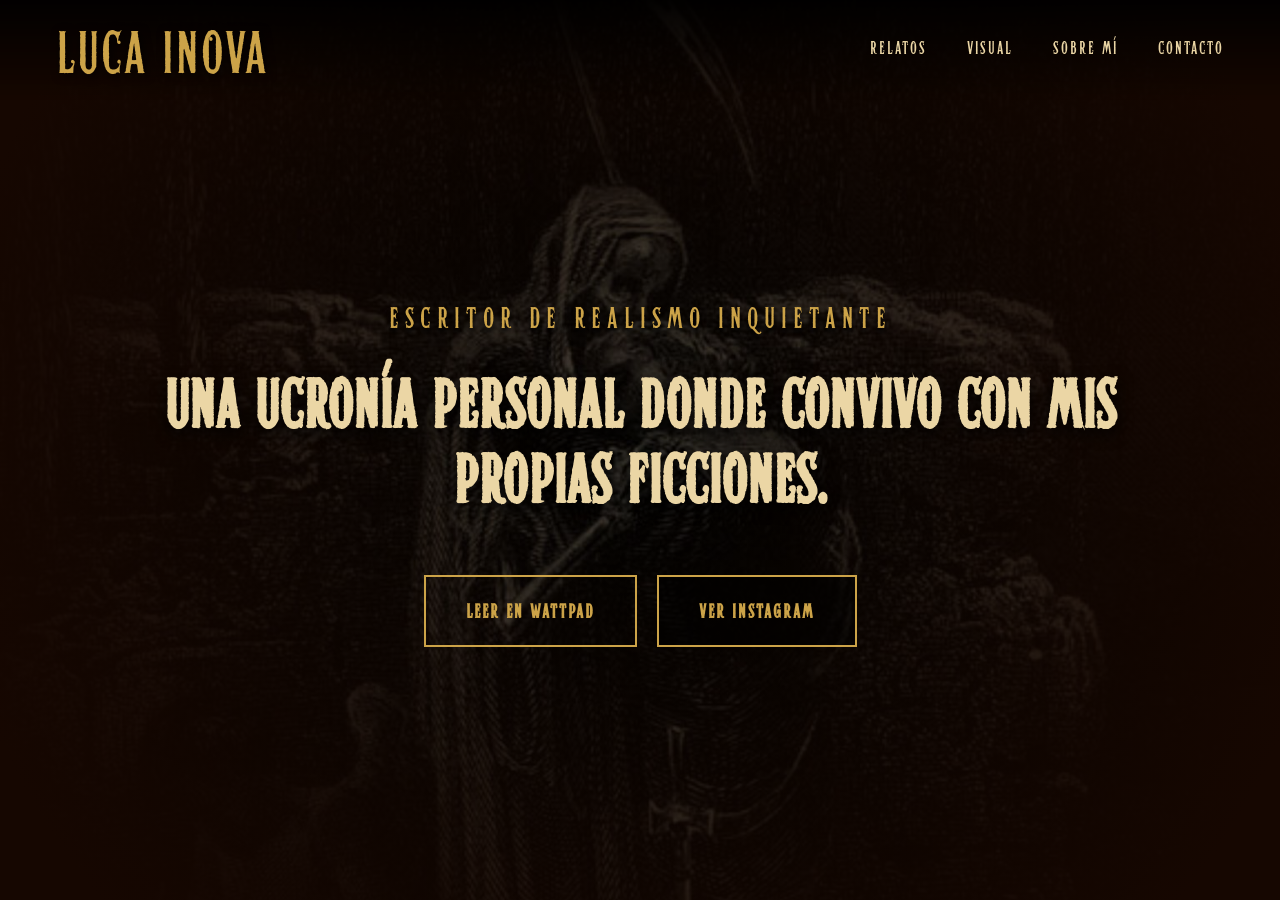
<file: index.html>
<!DOCTYPE html>
<html lang="es">

<head>
  <meta charset="UTF-8" />
  <meta name="viewport" content="width=device-width, initial-scale=1.0" />
  <meta name="description"
    content="Luca Inova - Escritor de realismo inquietante. Una ucronía personal donde convivo con mis propias ficciones. Córdoba, Argentina." />
  <title>Luca Inova | Narrativa Oscura</title>
  <!-- 1. CARGA DE FUENTES DE ALTA VELOCIDAD -->
  <link rel="preconnect" href="https://fonts.googleapis.com">
  <link rel="preconnect" href="https://fonts.gstatic.com" crossorigin>
  <!-- SOLUCIÓN: Cargamos New Rocker aquí. display=block evita el parpadeo de fuente fea -->
  <link href="https://fonts.googleapis.com/css2?family=New+Rocker&display=block" rel="stylesheet">
  <link rel="stylesheet" href="css/core/global.css">
  <link rel="stylesheet" href="css/core/animations.css">
  <link rel="stylesheet" href="css/pages/home.css">

  <!-- 4. ANTI-PARPADEO VISUAL OPTIMIZADO -->
  <style>
    /* Aplicamos el hidden a una clase .reveal, o al 'main' y 'header' 
       directamente, NO al body, para no romper el fixed background */

    /* OPCIÓN A: Si usas la estructura body > main, ocultamos solo main y header */
    body>header,
    body>main {
      opacity: 0;
      transition: opacity 0.5s ease;
    }

    /* El estado cargado se añade por JS */
    body.loaded>header,
    body.loaded>main {
      opacity: 1;
    }
  </style>
</head>

<body>
  <header class="site-header">
    <div class="container nav-flex">
      <a href="index.html" class="logo">LUCA INOVA</a>
      <button class="mobile-menu-btn" aria-label="Alternar menú de navegación">
        <span class="bar"></span>
        <span class="bar"></span>
        <span class="bar"></span>
      </button>

      <nav class="nav-links">
        <a href="obras.html">Relatos</a>
        <a href="visual.html">Visual</a>
        <a href="sobre_mi.html">Sobre mí</a>
        <a href="contacto.html">Contacto</a>
      </nav>
      <div class="mobile-nav-overlay"></div>
    </div>
  </header>

  <main>
    <section id="hero" class="hero">

      <div class="hero-bg-wrapper">
        <picture>
          <source media="(min-width: 768px)" srcset="assets/images/hero-bg-desktop.jpg" />
          <img src="assets/images/hero-bg-mobile.jpg" alt="Atmósfera oscura - Bosque Desolado" />
        </picture>
      </div>

      <div class="hero-overlay"></div>

      <div class="container hero-content">
        <span class="hero-subtitle animate-fade-up delay-1">
          Escritor de realismo inquietante
        </span>
        <h1 class="hero-title animate-fade-up delay-2">
          Una ucronía personal donde convivo con mis propias ficciones.
        </h1>
        <div class="hero-buttons animate-fade-up delay-3">
          <a href="https://www.wattpad.com/user/lucainova" target="_blank" rel="noopener" class="btn btn--primary">
            Leer en Wattpad
          </a>
          <a href="https://www.instagram.com/lucainova/" target="_blank" rel="noopener" class="btn btn--secondary">
            Ver Instagram
          </a>
        </div>
      </div>
    </section>
  </main>

  <script src="js/main.js" defer></script>
</body>

</html>
</file>
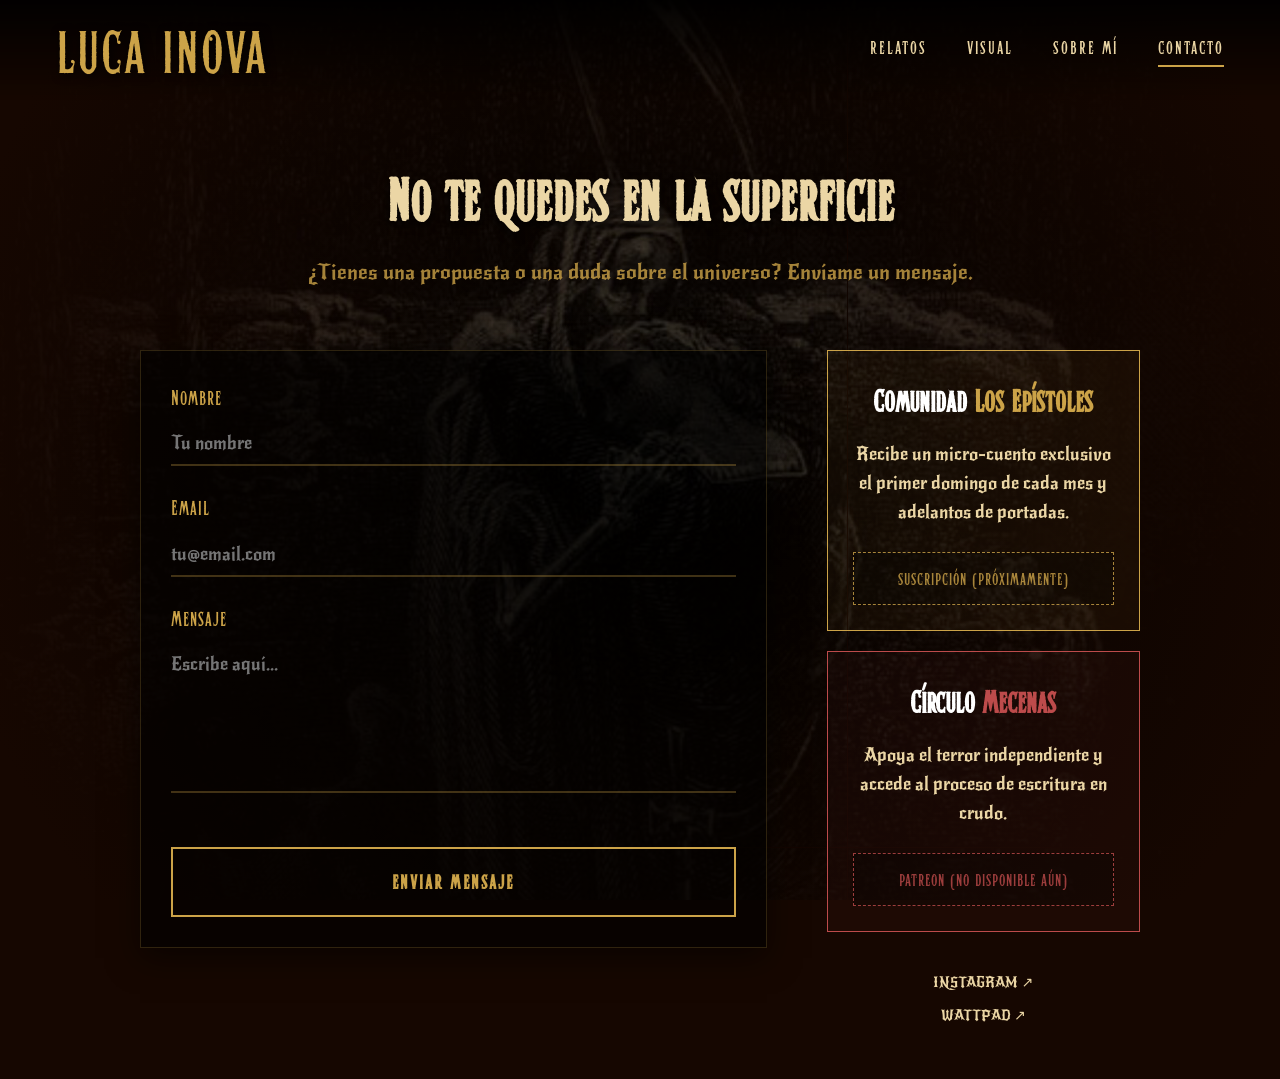
<file: contacto.html>
<!DOCTYPE html>
<html lang="es">

<head>
    <meta charset="UTF-8">
    <meta name="viewport" content="width=device-width, initial-scale=1.0">
    <meta name="description" content="Contacta con Luca Inova. Colaboraciones, prensa y comunidad Los Epístoles.">
    <title>Contacto | Luca Inova</title>
    <!-- 1. CARGA DE FUENTES DE ALTA VELOCIDAD -->
    <link rel="preconnect" href="https://fonts.googleapis.com">
    <link rel="preconnect" href="https://fonts.gstatic.com" crossorigin>
    <!-- SOLUCIÓN: Cargamos New Rocker aquí. display=block evita el parpadeo de fuente fea -->
    <link href="https://fonts.googleapis.com/css2?family=New+Rocker&display=block" rel="stylesheet">
    <!-- 4. ANTI-PARPADEO VISUAL OPTIMIZADO -->
    <style>
        /* Aplicamos el hidden a una clase .reveal, o al 'main' y 'header' 
       directamente, NO al body, para no romper el fixed background */

        /* OPCIÓN A: Si usas la estructura body > main, ocultamos solo main y header */
        body>header,
        body>main {
            opacity: 0;
            transition: opacity 0.5s ease;
        }

        /* El estado cargado se añade por JS */
        body.loaded>header,
        body.loaded>main {
            opacity: 1;
        }
    </style>
    <!-- CORE CSS -->
    <link rel="stylesheet" href="css/core/global.css">
    <link rel="stylesheet" href="css/core/animations.css">

    <!-- PAGE CSS -->
    <link rel="stylesheet" href="css/pages/contacto.css">
</head>

<body>

    <header class="site-header">
        <div class="container nav-flex">
            <!-- Logo -->
            <a href="index.html" class="logo">LUCA INOVA</a>

            <!-- Móvil -->
            <button class="mobile-menu-btn" aria-label="Menú">
                <span class="bar"></span>
                <span class="bar"></span>
                <span class="bar"></span>
            </button>

            <!-- Navegación -->
            <nav class="nav-links">
                <a href="obras.html">Relatos</a>
                <a href="visual.html">Visual</a>
                <a href="sobre_mi.html">Sobre mí</a>
                <!-- ACTIVO -->
                <a href="contacto.html" class="current-page">Contacto</a>
            </nav>
            <div class="mobile-nav-overlay"></div>
        </div>
    </header>

    <main>
        <!-- Background System (Fixed) -->
        <div class="hero-bg-wrapper">
            <picture>
                <source media="(min-width: 768px)" srcset="assets/images/hero-bg-desktop.jpg" />
                <img src="assets/images/hero-bg-mobile.jpg" alt="Atmósfera oscura" />
            </picture>
        </div>
        <div class="hero-overlay"></div>

        <section class="container contact-section animate-fade-up">

            <div class="contact-header">
                <h1 class="page-title">No te quedes en la superficie</h1>
                <p class="intro-text">¿Tienes una propuesta o una duda sobre el universo? Envíame un mensaje.</p>
            </div>

            <div class="form-wrapper">

                <!-- COLUMNA IZQUIERDA: FORMULARIO -->
                <form action="https://www.youtube.com/watch?v=dQw4w9WgXcQ" method="POST" class="noir-form">

                    <div class="input-group">
                        <label for="name">Nombre</label>
                        <input type="text" id="name" name="name" required placeholder="Tu nombre">
                    </div>

                    <div class="input-group">
                        <label for="email">Email</label>
                        <input type="email" id="email" name="email" required placeholder="tu@email.com">
                    </div>

                    <div class="input-group">
                        <label for="message">Mensaje</label>
                        <textarea id="message" name="message" required placeholder="Escribe aquí..."></textarea>
                    </div>

                    <button type="submit" class="btn btn--primary full-width">Enviar Mensaje</button>
                </form>

                <!-- COLUMNA DERECHA: SIDEBAR DE COMUNIDAD -->
                <aside class="sidebar-wrapper">

                    <!-- 1. BLOQUE NEWSLETTER -->
                    <div class="newsletter-block">
                        <h3>Comunidad <span class="gold">Los Epístoles</span></h3>
                        <p>Recibe un micro-cuento exclusivo el primer domingo de cada mes y adelantos de portadas.</p>

                        <div class="newsletter-cta">
                            <span class="mock-btn gold-border">Suscripción (Próximamente)</span>
                        </div>
                    </div>

                    <!-- 2. BLOQUE PATREON (Mecenas) -->
                    <div class="newsletter-block patreon-block">
                        <h3>Círculo <span class="red-tone">Mecenas</span></h3>
                        <p>Apoya el terror independiente y accede al proceso de escritura en crudo.</p>

                        <div class="newsletter-cta">
                            <span class="mock-btn red-border">Patreon (No disponible aún)</span>
                        </div>
                    </div>

                    <!-- SOCIAL FOOTER -->
                    <div class="social-links-footer">
                        <a href="https://instagram.com/lucainova" target="_blank">Instagram ↗</a>
                        <a href="https://wattpad.com/user/lucainova" target="_blank">Wattpad ↗</a>
                    </div>

                </aside>

            </div>

        </section>
    </main>

    <script src="js/main.js" defer></script>
</body>

</html>
</file>
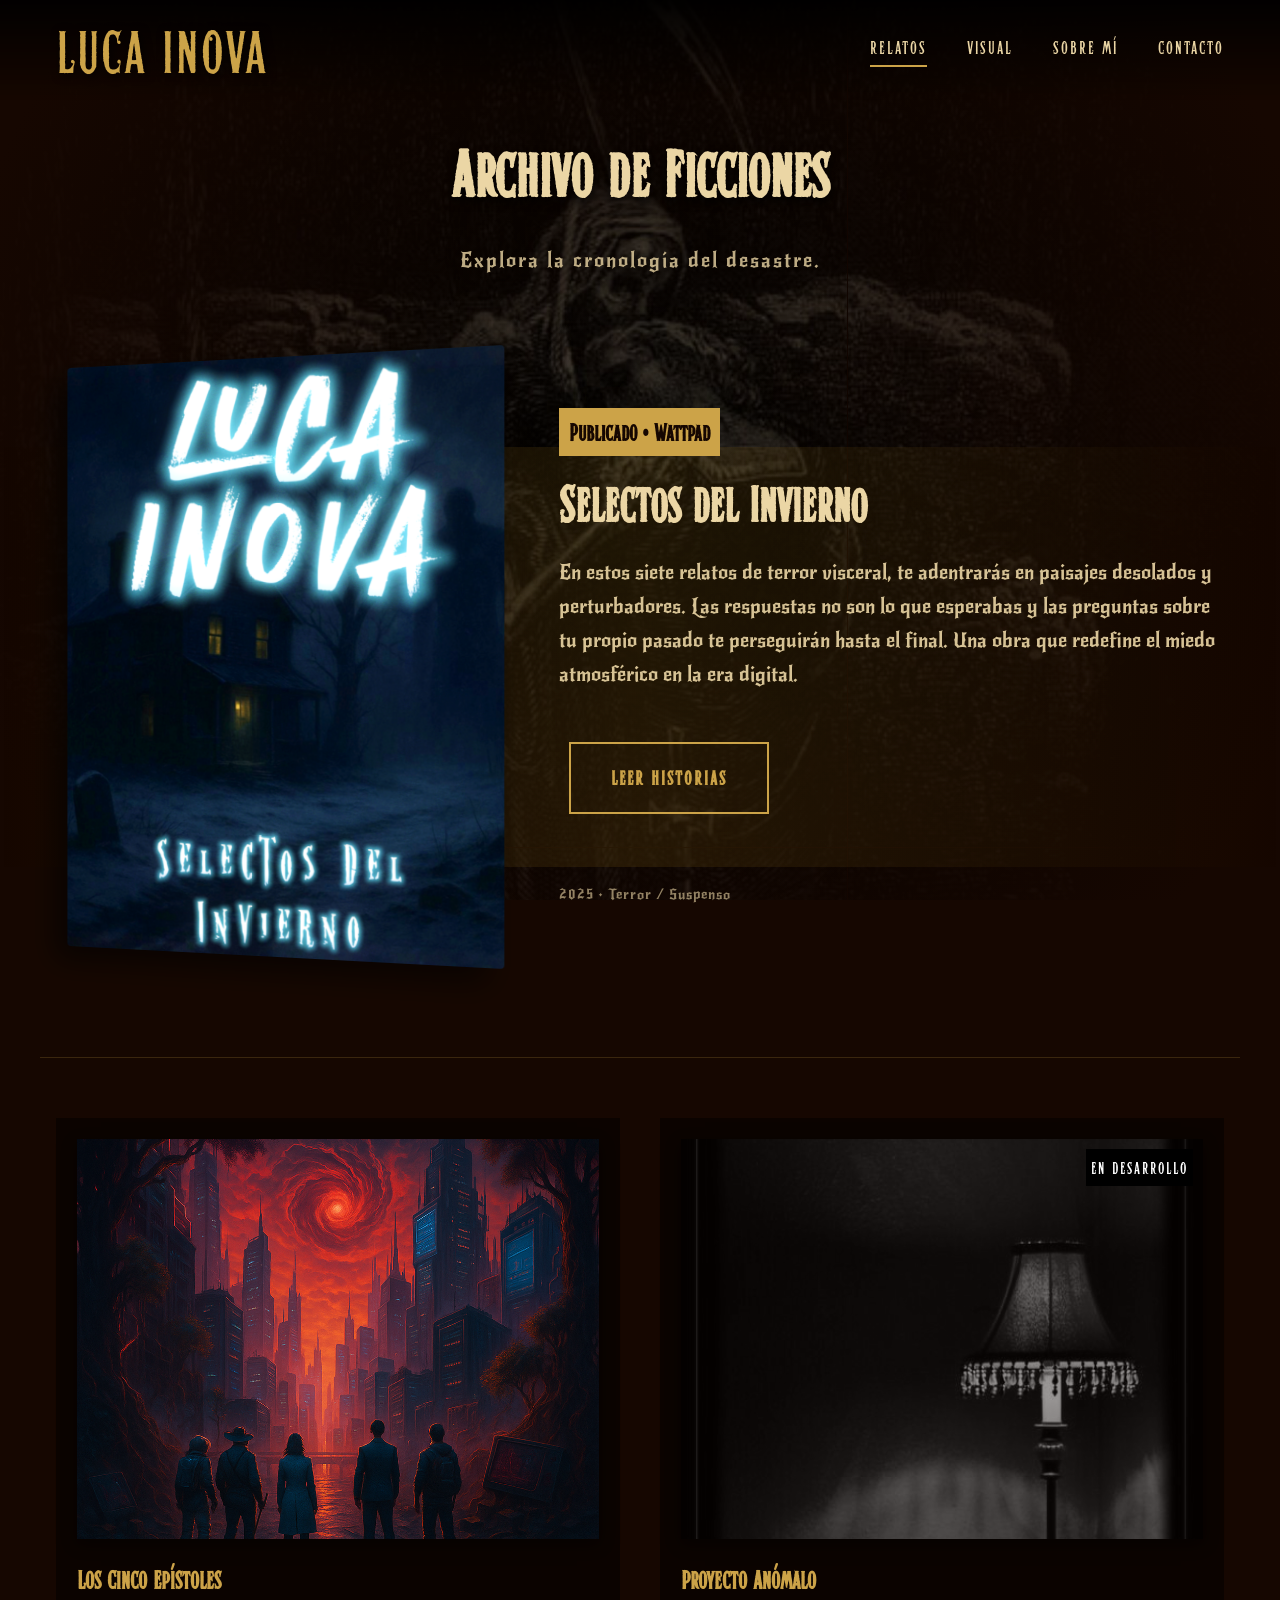
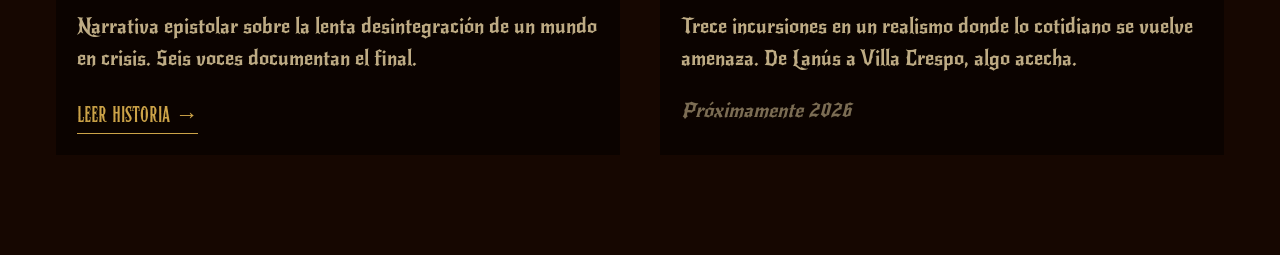
<file: obras.html>
<!DOCTYPE html>
<html lang="es">

<head>
    <meta charset="UTF-8">
    <meta name="viewport" content="width=device-width, initial-scale=1.0">
    <meta name="description"
        content="Bibliografía de Luca Inova. Selectos del Invierno, Los Cinco Epístoles y narrativa oscura.">
    <title>Obras | Luca Inova</title>
    <!-- 1. CARGA DE FUENTES DE ALTA VELOCIDAD -->
    <link rel="preconnect" href="https://fonts.googleapis.com">
    <link rel="preconnect" href="https://fonts.gstatic.com" crossorigin>
    <!-- SOLUCIÓN: Cargamos New Rocker aquí. display=block evita el parpadeo de fuente fea -->
    <link href="https://fonts.googleapis.com/css2?family=New+Rocker&display=block" rel="stylesheet">
    <!-- 4. ANTI-PARPADEO VISUAL OPTIMIZADO -->
    <style>
        /* Aplicamos el hidden a una clase .reveal, o al 'main' y 'header' 
       directamente, NO al body, para no romper el fixed background */

        /* OPCIÓN A: Si usas la estructura body > main, ocultamos solo main y header */
        body>header,
        body>main {
            opacity: 0;
            transition: opacity 0.5s ease;
        }

        /* El estado cargado se añade por JS */
        body.loaded>header,
        body.loaded>main {
            opacity: 1;
        }
    </style>
    <!-- 1. Estilos CORE (Cimientos) -->
    <link rel="stylesheet" href="css/core/global.css">
    <link rel="stylesheet" href="css/core/animations.css">

    <!-- 2. Estilos DE PÁGINA -->
    <link rel="stylesheet" href="css/pages/obras.css">
</head>

<body>

    <!-- HEADER GLOBAL -->
    <header class="site-header">
        <div class="container nav-flex">

            <!-- Logo -->
            <a href="index.html" class="logo">LUCA INOVA</a>

            <!-- Botón Móvil -->
            <button class="mobile-menu-btn" aria-label="Menú">
                <span class="bar"></span>
                <span class="bar"></span>
                <span class="bar"></span>
            </button>

            <!-- Navegación -->
            <nav class="nav-links">
                <a href="obras.html" class="current-page">Relatos</a>
                <a href="visual.html">Visual</a>
                <a href="sobre_mi.html">Sobre mí</a>
                <a href="contacto.html">Contacto</a>
            </nav>

            <div class="mobile-nav-overlay"></div>
        </div>
    </header>

    <main>
        <!-- A. Background System -->
        <div class="hero-bg-wrapper">
            <picture>
                <source media="(min-width: 768px)" srcset="assets/images/hero-bg-desktop.jpg" />
                <img src="assets/images/hero-bg-mobile.jpg" alt="Atmósfera oscura - Bosque Desolado" />
            </picture>
        </div>

        <!-- B. Overlay de Contraste -->
        <div class="hero-overlay"></div>

        <!-- ENCABEZADO DE SECCIÓN -->
        <section class="works-hero animate-fade-up">
            <div class="container">
                <h1 class="page-title">Archivo de Ficciones</h1>
                <p class="page-subtitle">Explora la cronología del desastre.</p>
            </div>
        </section>

        <!-- OBRA PRINCIPAL (Highlight) -->
        <section class="featured-work">
            <div class="container work-grid">

                <!-- Columna Izq: Portada -->
                <div class="work-cover-wrapper animate-fade-up delay-1">
                    <img src="assets/images/cover-selectos.jpg" alt="Portada Selectos del Invierno"
                        class="book-cover-lg">
                </div>

                <!-- Columna Der: Info -->
                <div class="work-info animate-fade-up delay-2">
                    <span class="status-badge">Publicado • Wattpad</span>
                    <h2 class="book-title-lg">Selectos del Invierno</h2>
                    <p class="book-synopsis">
                        En estos siete relatos de terror visceral, te adentrarás en paisajes desolados y perturbadores.
                        Las respuestas no son lo que esperabas y las preguntas sobre tu propio pasado te perseguirán
                        hasta el final.
                        Una obra que redefine el miedo atmosférico en la era digital.
                    </p>

                    <div class="book-actions">
                        <a href="https://www.wattpad.com/story/375903761-selectos-del-invierno" target="_blank"
                            class="btn btn--primary">Leer Historias</a>
                        <span class="meta-info">2025 • Terror / Suspenso</span>
                    </div>
                </div>

            </div>
        </section>

        <!-- CATÁLOGO SECUNDARIO -->
        <section class="catalog-grid container">

            <!-- TARJETA 1 -->
            <article class="catalog-card animate-fade-up delay-3">
                <div class="card-image">
                    <img src="assets/images/cover-epistoles.jpg" alt="Portada Los Cinco Epístoles">
                </div>
                <div class="card-content">
                    <h3 class="book-title-sm">Los Cinco Epístoles</h3>
                    <p class="book-excerpt">Narrativa epistolar sobre la lenta desintegración de un mundo en crisis.
                        Seis voces documentan el final.</p>
                    <a href="https://www.wattpad.com/story/400389010-los-cinco-ep%C3%ADstoles" target="_blank"
                        class="link-gold">Leer Historia →</a>
                </div>
            </article>

            <!-- TARJETA 2 -->
            <article class="catalog-card animate-fade-up delay-3">
                <div class="card-image grayscale-effect">
                    <img src="assets/images/cover-anomalo.jpg" alt="Arte Conceptual Proyecto Anómalo">
                    <div class="card-badge">EN DESARROLLO</div>
                </div>
                <div class="card-content">
                    <h3 class="book-title-sm">Proyecto Anómalo</h3>
                    <p class="book-excerpt">Trece incursiones en un realismo donde lo cotidiano se vuelve amenaza. De
                        Lanús a Villa Crespo, algo acecha.</p>
                    <span class="status-text">Próximamente 2026</span>
                </div>
            </article>

        </section>

        <!-- SEPARADOR FINAL -->
        <div class="spacer-xl"></div>

    </main>

    <script src="js/main.js" defer></script>
</body>

</html>
</file>
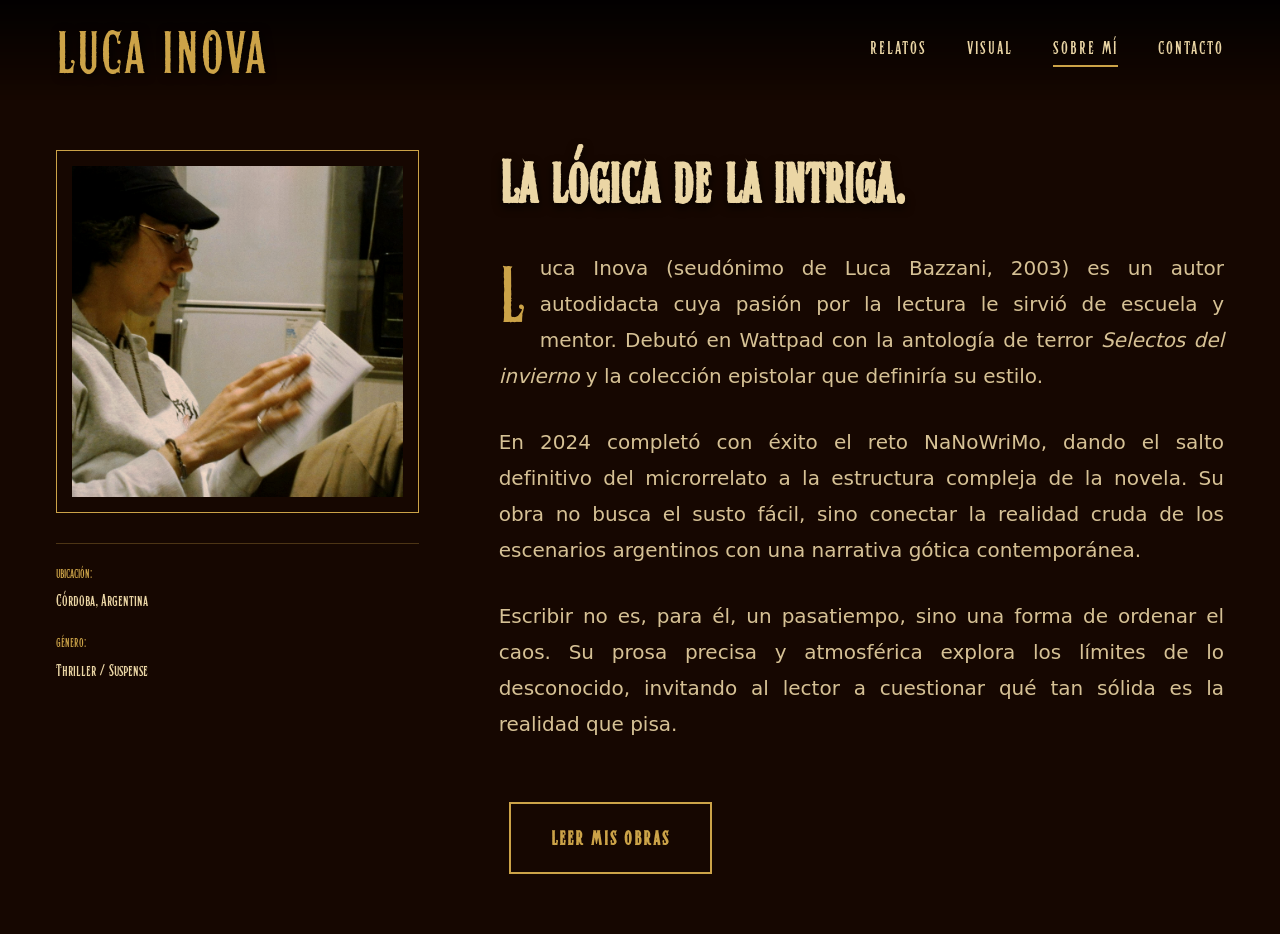
<file: sobre-mi.html>
<!DOCTYPE html>
<html lang="es">

<head>
    <meta charset="UTF-8">
    <meta name="viewport" content="width=device-width, initial-scale=1.0">
    <meta name="description"
        content="Biografía de Luca Inova. Escritor de thriller y realismo inquietante desde Córdoba, Argentina.">
    <title>Sobre Mí | Luca Inova</title>

    <!-- CORE CSS -->
    <link rel="stylesheet" href="css/core/global.css">
    <link rel="stylesheet" href="css/core/animations.css">

    <!-- PAGE CSS -->
    <link rel="stylesheet" href="css/pages/about.css">
</head>

<body>

    <header class="site-header">
        <div class="container nav-flex">
            <a href="index.html" class="logo">LUCA INOVA</a>
            <button class="mobile-menu-btn" aria-label="Menú"><span class="bar"></span><span class="bar"></span><span
                    class="bar"></span></button>
            <nav class="nav-links">
                <a href="obras.html">Relatos</a>
                <a href="visual.html">Visual</a>
                <!-- ACTIVO -->
                <a href="sobre-mi.html" class="current-page">Sobre mí</a>
                <a href="contacto.html">Contacto</a>
            </nav>
            <div class="mobile-nav-overlay"></div>
        </div>
    </header>

    <main>
        <div class="container about-layout animate-fade-up">

            <!-- COLUMNA IMAGEN -->
            <aside class="author-sidebar">
                <div class="profile-image-wrapper">
                    <img src="assets/images/luca-profile.jpg" alt="Retrato de Luca Inova">
                </div>
                <!-- Dato de autoridad -->
                <div class="author-meta">
                    <span class="meta-label">Ubicación:</span>
                    <span class="meta-value">Córdoba, Argentina</span>
                    <span class="meta-label">Género:</span>
                    <span class="meta-value">Thriller / Suspense</span>
                </div>
            </aside>

            <!-- COLUMNA TEXTO EDITORIAL -->
            <article class="author-bio">
                <h1 class="bio-title">La lógica de la intriga.</h1>

                <p class="bio-text drop-cap">
                    Luca Inova (seudónimo de Luca Bazzani, 2003) es un autor autodidacta cuya pasión por la lectura le
                    sirvió de escuela y mentor. Debutó en Wattpad con la antología de terror <em>Selectos del
                        invierno</em> y la colección epistolar que definiría su estilo.
                </p>
                <p class="bio-text">
                    En 2024 completó con éxito el reto NaNoWriMo, dando el salto definitivo del microrrelato a la
                    estructura compleja de la novela. Su obra no busca el susto fácil, sino conectar la realidad cruda
                    de los escenarios argentinos con una narrativa gótica contemporánea.
                </p>
                <p class="bio-text">
                    Escribir no es, para él, un pasatiempo, sino una forma de ordenar el caos. Su prosa precisa y
                    atmosférica explora los límites de lo desconocido, invitando al lector a cuestionar qué tan sólida
                    es la realidad que pisa.
                </p>

                <!-- Botón Consistente (Rectangular) -->
                <div class="bio-actions">
                    <a href="obras.html" class="btn btn--primary">Leer mis obras</a>
                </div>
            </article>

        </div>
    </main>

    <script src="js/main.js" defer></script>
</body>

</html>
</file>
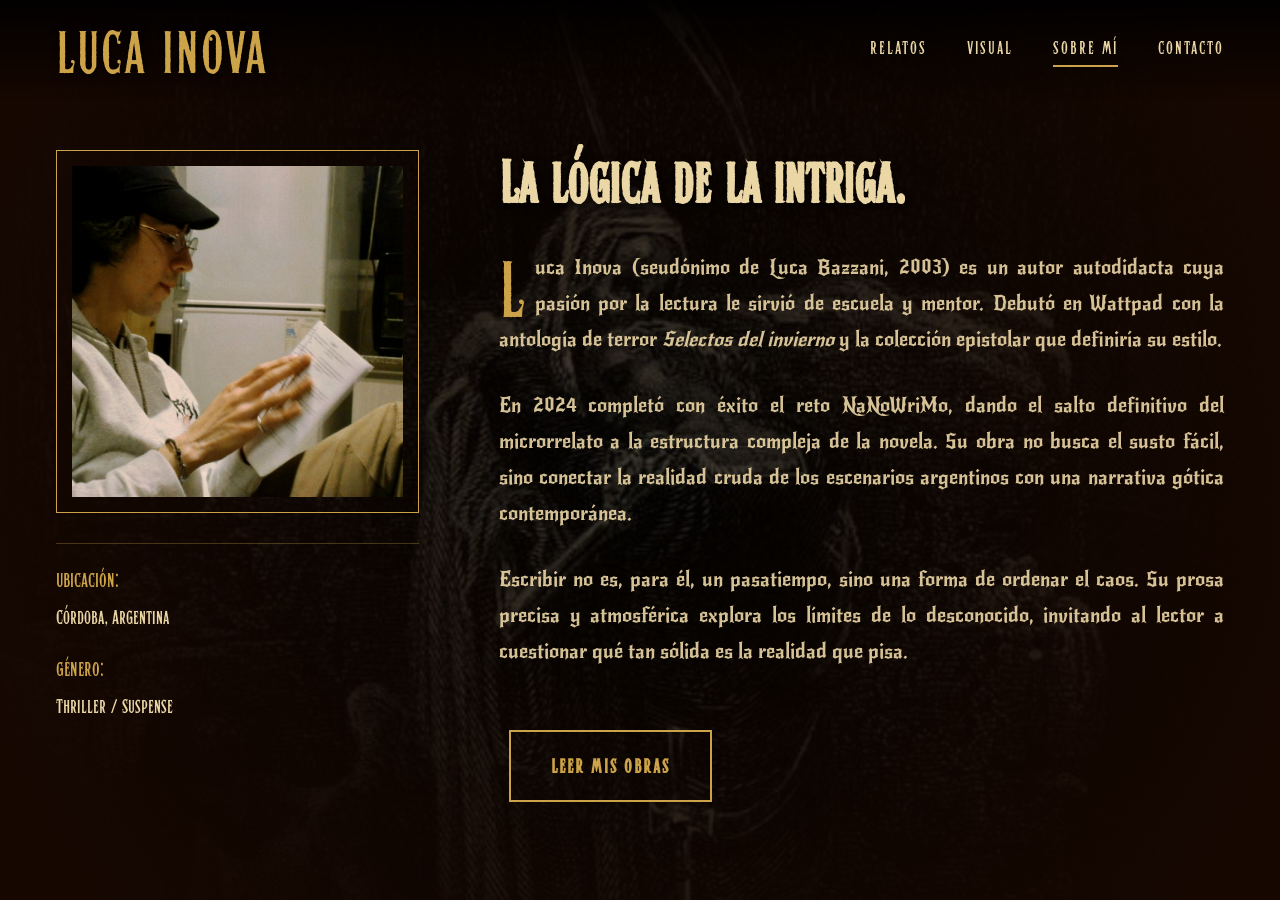
<file: sobre_mi.html>
<!DOCTYPE html>
<html lang="es">

<head>
    <meta charset="UTF-8">
    <meta name="viewport" content="width=device-width, initial-scale=1.0">
    <meta name="description"
        content="Biografía de Luca Inova. Escritor de thriller y realismo inquietante desde Córdoba, Argentina.">
    <title>Sobre Mí | Luca Inova</title>
    <!-- 1. CARGA DE FUENTES DE ALTA VELOCIDAD -->
    <link rel="preconnect" href="https://fonts.googleapis.com">
    <link rel="preconnect" href="https://fonts.gstatic.com" crossorigin>
    <!-- SOLUCIÓN: Cargamos New Rocker aquí. display=block evita el parpadeo de fuente fea -->
    <link href="https://fonts.googleapis.com/css2?family=New+Rocker&display=block" rel="stylesheet">
    <!-- 4. ANTI-PARPADEO VISUAL OPTIMIZADO -->
    <style>
        /* Aplicamos el hidden a una clase .reveal, o al 'main' y 'header' 
       directamente, NO al body, para no romper el fixed background */

        /* OPCIÓN A: Si usas la estructura body > main, ocultamos solo main y header */
        body>header,
        body>main {
            opacity: 0;
            transition: opacity 0.5s ease;
        }

        /* El estado cargado se añade por JS */
        body.loaded>header,
        body.loaded>main {
            opacity: 1;
        }
    </style>
    <!-- CORE CSS -->
    <link rel="stylesheet" href="css/core/global.css">
    <link rel="stylesheet" href="css/core/animations.css">

    <!-- PAGE CSS (Nombre actualizado)-->
    <link rel="stylesheet" href="css/pages/sobre_mi.css">
</head>

<body>

    <header class="site-header">
        <div class="container nav-flex">
            <!-- Logo -->
            <a href="index.html" class="logo">LUCA INOVA</a>

            <!-- Móvil -->
            <button class="mobile-menu-btn" aria-label="Menú">
                <span class="bar"></span>
                <span class="bar"></span>
                <span class="bar"></span>
            </button>

            <!-- Navegación -->
            <nav class="nav-links">
                <a href="obras.html">Relatos</a>
                <a href="visual.html">Visual</a>
                <a href="sobre_mi.html" class="current-page">Sobre mí</a>
                <a href="contacto.html">Contacto</a>
            </nav>
            <div class="mobile-nav-overlay"></div>
        </div>
    </header>

    <main>
        <!-- A. Background System (Fondo Parallax Global) -->
        <div class="hero-bg-wrapper">
            <picture>
                <source media="(min-width: 768px)" srcset="assets/images/hero-bg-desktop.jpg" />
                <img src="assets/images/hero-bg-mobile.jpg" alt="Atmósfera oscura - Bosque Desolado" />
            </picture>
        </div>

        <!-- B. Overlay de Contraste -->
        <div class="hero-overlay"></div>

        <div class="container about-layout animate-fade-up">

            <!-- COLUMNA IMAGEN (Sidebar Fijo) -->
            <aside class="author-sidebar">
                <div class="profile-image-wrapper">
                    <img src="assets/images/luca-profile.jpg" alt="Retrato de Luca Inova">
                </div>
                <div class="author-meta">
                    <span class="meta-label">Ubicación:</span>
                    <span class="meta-value">Córdoba, Argentina</span>
                    <span class="meta-label">Género:</span>
                    <span class="meta-value">Thriller / Suspense</span>
                </div>
            </aside>

            <!-- COLUMNA TEXTO EDITORIAL -->
            <article class="author-bio">
                <h1 class="bio-title">La lógica de la intriga.</h1>

                <p class="bio-text drop-cap">
                    Luca Inova (seudónimo de Luca Bazzani, 2003) es un autor autodidacta cuya pasión por la lectura le
                    sirvió de escuela y mentor. Debutó en Wattpad con la antología de terror <em>Selectos del
                        invierno</em> y la colección epistolar que definiría su estilo.
                </p>
                <p class="bio-text">
                    En 2024 completó con éxito el reto NaNoWriMo, dando el salto definitivo del microrrelato a la
                    estructura compleja de la novela. Su obra no busca el susto fácil, sino conectar la realidad cruda
                    de los escenarios argentinos con una narrativa gótica contemporánea.
                </p>
                <p class="bio-text">
                    Escribir no es, para él, un pasatiempo, sino una forma de ordenar el caos. Su prosa precisa y
                    atmosférica explora los límites de lo desconocido, invitando al lector a cuestionar qué tan sólida
                    es la realidad que pisa.
                </p>

                <!-- Botón Consistente (Rectangular) -->
                <div class="bio-actions">
                    <a href="obras.html" class="btn btn--primary">Leer mis obras</a>
                </div>
            </article>

        </div>
    </main>

    <script src="js/main.js" defer></script>
</body>

</html>
</file>
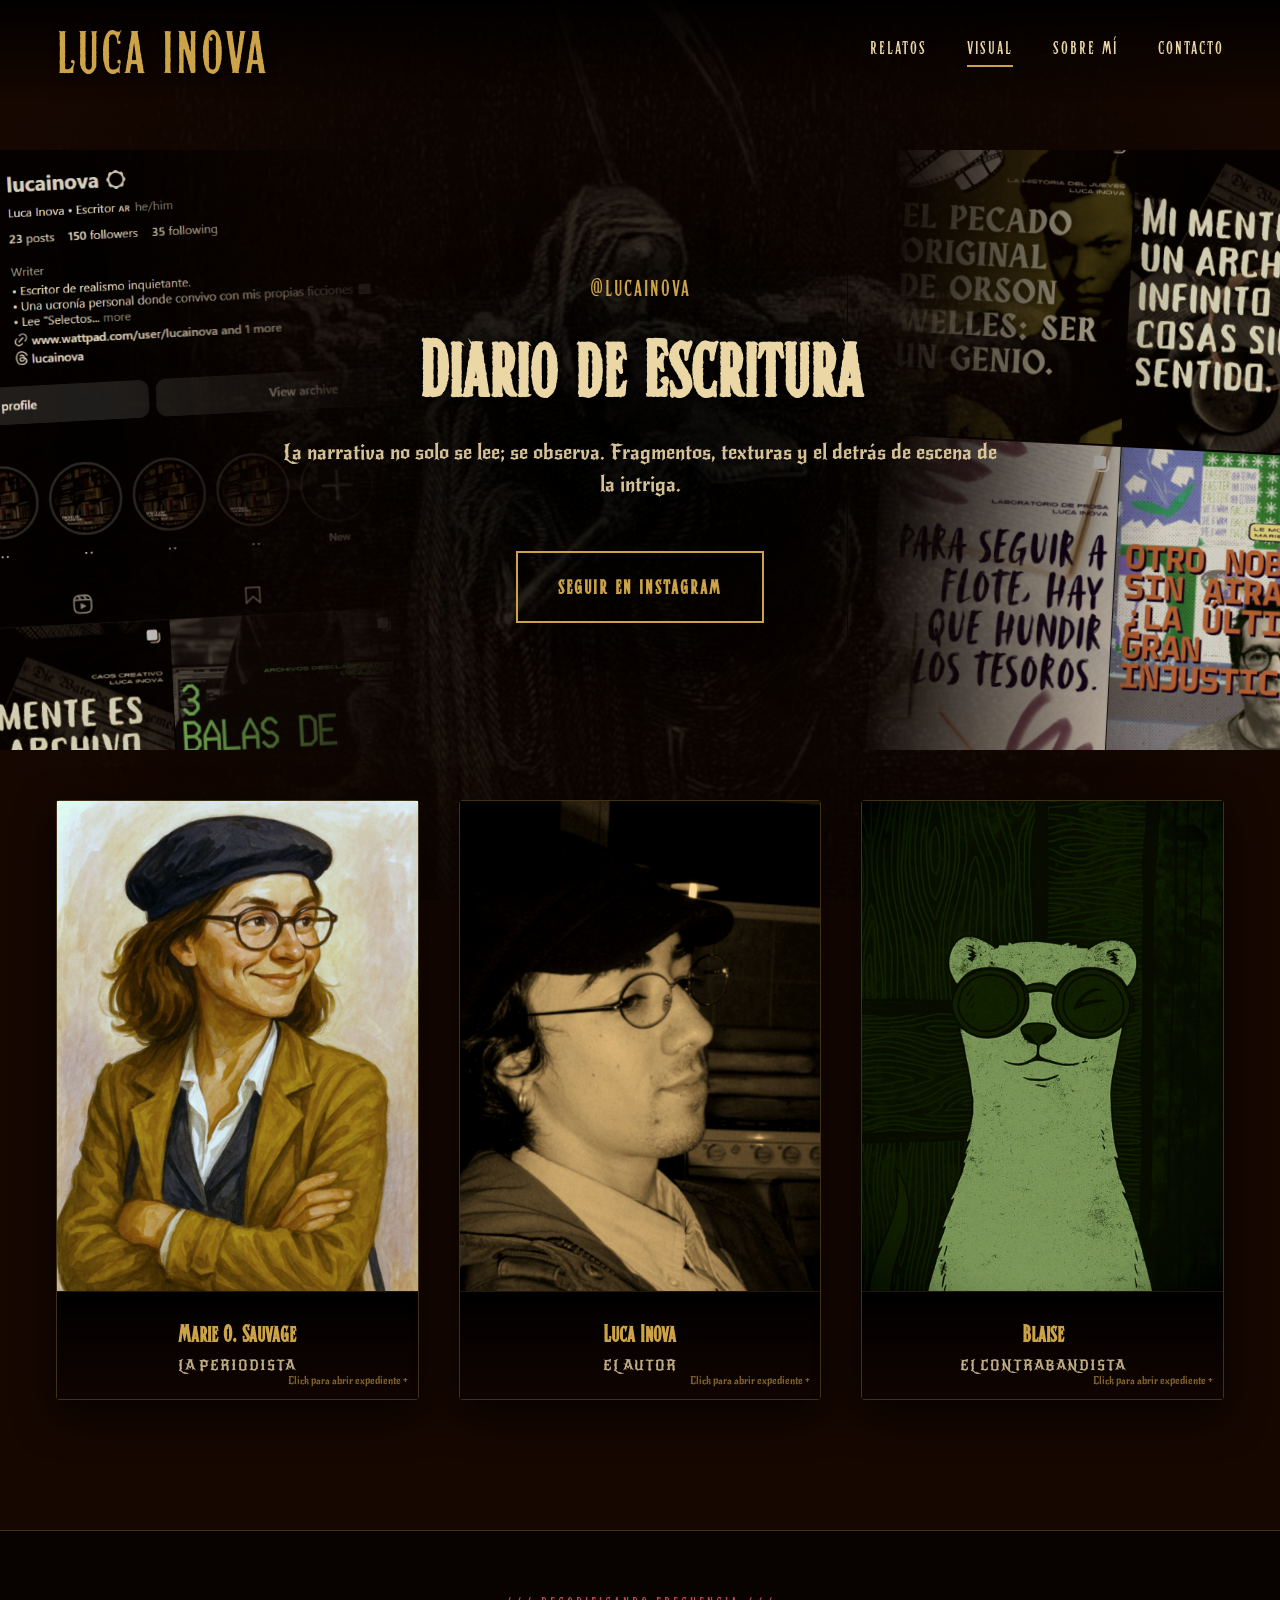
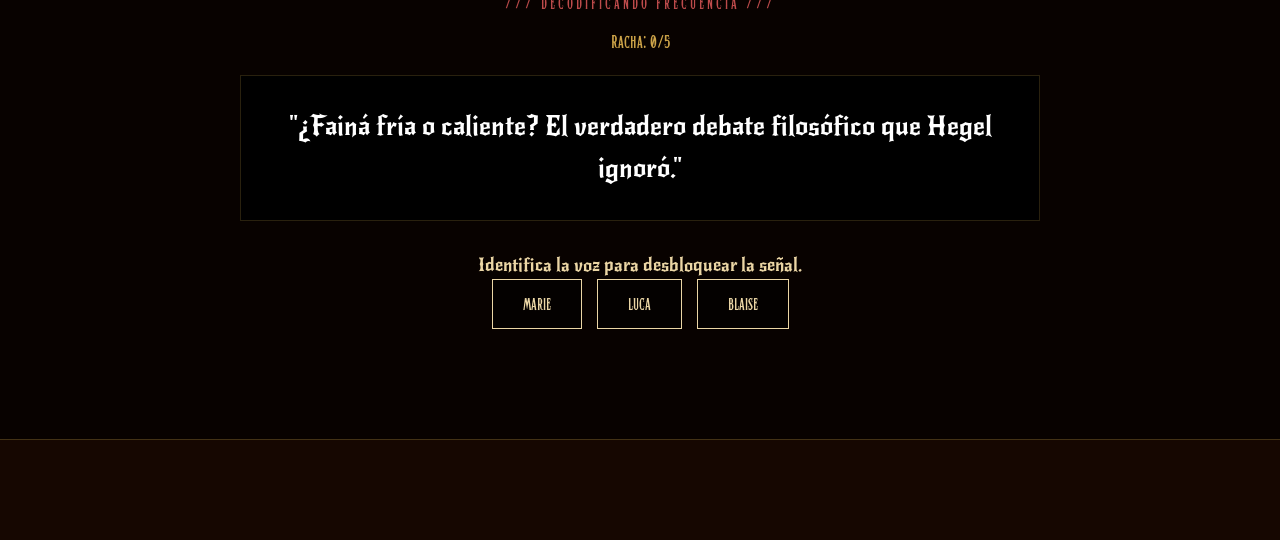
<file: visual.html>
<!DOCTYPE html>
<html lang="es">

<head>
    <meta charset="UTF-8">
    <meta name="viewport" content="width=device-width, initial-scale=1.0">
    <meta name="description"
        content="El universo visual de Luca Inova. Detrás de escena, estética noir y proceso creativo.">
    <title>Visual | Luca Inova</title>

    <!-- 1. OPTIMIZACIÓN DE FUENTES -->
    <link rel="preconnect" href="https://fonts.googleapis.com">
    <link rel="preconnect" href="https://fonts.gstatic.com" crossorigin>
    <link href="https://fonts.googleapis.com/css2?family=New+Rocker&display=block" rel="stylesheet">

    <!-- 4. ANTI-PARPADEO VISUAL -->
    <style>
        body>header,
        body>main {
            opacity: 0;
            transition: opacity 0.5s ease;
        }

        body.loaded>header,
        body.loaded>main {
            opacity: 1;
        }
    </style>

    <!-- CORE CSS -->
    <link rel="stylesheet" href="css/core/global.css">
    <link rel="stylesheet" href="css/core/animations.css">

    <!-- PAGE CSS -->
    <link rel="stylesheet" href="css/pages/visual.css">
</head>

<body>

    <header class="site-header">
        <div class="container nav-flex">
            <a href="index.html" class="logo">LUCA INOVA</a>
            <button class="mobile-menu-btn" aria-label="Menú">
                <span class="bar"></span><span class="bar"></span><span class="bar"></span>
            </button>
            <nav class="nav-links">
                <a href="obras.html">Relatos</a>
                <a href="visual.html" class="current-page">Visual</a>
                <a href="sobre_mi.html">Sobre mí</a>
                <a href="contacto.html">Contacto</a>
            </nav>
            <div class="mobile-nav-overlay"></div>
        </div>
    </header>

    <main>
        <!-- FONDO FIXED -->
        <div class="hero-bg-wrapper">
            <picture>
                <source media="(min-width: 768px)" srcset="assets/images/hero-bg-desktop.jpg" />
                <img src="assets/images/hero-bg-mobile.jpg" alt="Atmósfera oscura" />
            </picture>
        </div>
        <div class="hero-overlay"></div>

        <!-- SECCIÓN 1: INTRO DECORADA -->
        <section id="top-visual" class="visual-header animate-fade-up">
            <!-- Decoración Flotante -->
            <div class="feed-deco left-deco">
                <img src="assets/images/feed-deco-left.jpg" alt="" class="img-blur">
            </div>
            <div class="feed-deco right-deco">
                <img src="assets/images/feed-deco-right.jpg" alt="" class="img-blur">
            </div>

            <div class="container text-center visual-content">
                <span class="kicker">@lucainova</span>
                <h1 class="page-title">Diario de Escritura</h1>
                <p class="intro-text">
                    La narrativa no solo se lee; se observa. Fragmentos, texturas y el detrás de escena de la intriga.
                </p>
                <a id="main-insta-btn" href="https://www.instagram.com/lucainova/" target="_blank"
                    class="btn btn--primary">
                    Seguir en Instagram
                </a>
            </div>
        </section>

        <!-- SECCIÓN 3: EXPEDIENTES (Cartas) -->
        <section id="personajes" class="char-section animate-fade-up delay-1">
            <div class="container">
                <div class="cards-grid">

                    <!-- MARIE -->
                    <div class="char-card">
                        <div class="char-card-inner">
                            <div class="char-card-front">
                                <img src="assets/images/char-marie.jpg" alt="Marie O. Sauvage">
                                <div class="char-title">
                                    <h3>Marie O. Sauvage</h3>
                                    <span class="char-role">La Periodista</span>
                                </div>
                                <span class="click-hint">Click para abrir expediente +</span>
                            </div>
                            <div class="char-card-back">
                                <div class="back-content">
                                    <div class="mini-post-img lg-img">
                                        <img src="assets/images/insta-1.jpg" alt="Le Monde D'Inova">
                                    </div>
                                    <span class="pillar-tag">Le Monde D'Inova</span>
                                    <p class="pillar-desc">
                                        Desde la Sorbona hasta el caos de Capital Federal. Cito a Foucault mientras como
                                        fainá y explico la literatura con memes. El rigor es importante, pero el estilo
                                        es innegociable. Voilá.
                                    </p>
                                    <button onclick="returnToOrigin()" class="card-btn">Volver al Origen</button>
                                </div>
                            </div>
                        </div>
                    </div>

                    <!-- LUCA -->
                    <div class="char-card">
                        <div class="char-card-inner">
                            <div class="char-card-front">
                                <img src="assets/images/char-luca.jpg" alt="Luca Inova">
                                <div class="char-title">
                                    <h3>Luca Inova</h3>
                                    <span class="char-role">El Autor</span>
                                </div>
                                <span class="click-hint">Click para abrir expediente +</span>
                            </div>
                            <div class="char-card-back">
                                <div class="back-content">
                                    <div class="mini-post-img lg-img">
                                        <img src="assets/images/insta-2.jpg" alt="Caos Creativo">
                                    </div>
                                    <span class="pillar-tag">Caos Creativo</span>
                                    <p class="pillar-desc">
                                        La escritura como acto de ordenar la niebla mental. Aquí no hay gurús, solo un
                                        explorador perdido compartiendo su bitácora de miedos, atmósferas y la búsqueda
                                        paradójica de la identidad.
                                    </p>
                                    <button onclick="returnToOrigin()" class="card-btn">Volver al Origen</button>
                                </div>
                            </div>
                        </div>
                    </div>

                    <!-- BLAISE -->
                    <div class="char-card">
                        <div class="char-card-inner">
                            <div class="char-card-front">
                                <img src="assets/images/char-blaise.jpg" alt="Blaise el Hurón">
                                <div class="char-title">
                                    <h3>Blaise</h3>
                                    <span class="char-role">El Contrabandista</span>
                                </div>
                                <span class="click-hint">Click para abrir expediente +</span>
                            </div>
                            <div class="char-card-back">
                                <div class="back-content">
                                    <div class="mini-post-img lg-img">
                                        <img src="assets/images/insta-3.jpg" alt="Archivos Secretos">
                                    </div>
                                    <span class="pillar-tag">Archivos Secretos</span>
                                    <p class="pillar-desc">
                                        Pff, ¿seguir las reglas? Eso es para giles. Yo me meto en la papelera de los
                                        editores y te traigo la data que nadie te cuenta. Tips al hueso, sin chamuyo y
                                        de contrabando.
                                    </p>
                                    <button onclick="returnToOrigin()" class="card-btn">Volver al Origen</button>
                                </div>
                            </div>
                        </div>
                    </div>

                </div>
            </div>
        </section>

        <!-- SECCIÓN 4: MINI JUEGO -->
        <section id="minijuego" class="game-section">
            <div class="container game-container">
                <div class="game-console">
                    <div class="console-header">/// DECODIFICANDO FRECUENCIA ///</div>
                    <!-- CONTADOR DE RACHA -->
                    <div id="streak-counter" class="streak-display">Racha: 0/5</div>

                    <div class="quote-display" id="quote-display">
                        <span class="quote-text">"Iniciando enlace encriptado..."</span>
                    </div>

                    <p class="game-instruction">Identifica la voz para desbloquear la señal.</p>

                    <div class="game-controls">
                        <button class="game-btn" onclick="checkAnswer('Marie')">Marie</button>
                        <button class="game-btn" onclick="checkAnswer('Luca')">Luca</button>
                        <button class="game-btn" onclick="checkAnswer('Blaise')">Blaise</button>
                    </div>

                    <div id="game-feedback" class="game-feedback"></div>
                </div>
            </div>
        </section>

        <!-- EASTER EGG 1: MODAL DE LA PUERTA (Hidden by default) -->
        <div id="modal-door" class="modal-overlay-custom hidden">
            <div class="modal-content door-wrapper">
                <h2 class="door-title">Guau, encontraste la puerta trasera...</h2>
                <p>Veamos qué planea Luca Inova para el futuro.</p>
                <div class="door-container" onclick="openCatacombs()">
                    <!-- Luz que emana de la puerta (CSS) -->
                    <div class="door-glow"></div>
                    <img src="assets/images/secret-door.jpg" alt="Puerta Secreta" class="secret-door-img">
                    <span class="click-to-enter">Click para entrar</span>
                </div>
            </div>
        </div>

        <!-- EASTER EGG 2: LAS CATACUMBAS (Timeline) -->
        <div id="modal-catacombs" class="modal-overlay-custom hidden catacombs-theme">
            <!-- Botón cerrar por si se asustan -->
            <button class="close-catacombs" onclick="closeCatacombs()">X</button>

            <div class="catacombs-container">
                <div class="candle-holder">
                    <div class="flame"></div> <!-- Vela CSS pura -->
                </div>
                <h2 class="catacomb-title">Timeline Cripta</h2>
                <p class="catacomb-subtitle">Archivos futuros detectados. No divulgar.</p>

                <!-- LÍNEA DE TIEMPO -->
                <div class="timeline">
                    <!-- Evento 1 -->
                    <div class="timeline-item">
                        <span class="timeline-date">FEB 2026</span>
                        <div class="timeline-icon">
                            <div class="question-mark">?</div>
                        </div>
                        <div class="timeline-content blurred-text">Proyecto: La Sangre</div>
                    </div>
                    <!-- Evento 2 -->
                    <div class="timeline-item">
                        <span class="timeline-date">JUL 2026</span>
                        <div class="timeline-icon">
                            <div class="question-mark">?</div>
                        </div>
                        <div class="timeline-content blurred-text">Colaboración: ???</div>
                    </div>
                    <!-- Evento 3 -->
                    <div class="timeline-item">
                        <span class="timeline-date">ENE 2027</span>
                        <div class="timeline-icon">
                            <div class="question-mark">?</div>
                        </div>
                        <div class="timeline-content blurred-text">La Gran Novela</div>
                    </div>
                </div>
            </div>
        </div>

        <div class="spacer-xl"></div>
    </main>

    <script src="js/main.js" defer></script>

    <!-- LOGICA JUEGO Y EASTER EGGS -->
    <script>
        function returnToOrigin() {
            // 1. Subir suave
            window.scrollTo({ top: 0, behavior: 'smooth' });

            // 2. Selección de elementos a iluminar
            const decorations = document.querySelectorAll('.img-blur'); // Ojo: clase img-blur es la que tiene la imagen visible
            const mainBtn = document.getElementById('main-insta-btn');

            // 3. Ejecutar flash visual tras scroll
            setTimeout(() => {
                mainBtn.classList.add('pulse-attention');
                decorations.forEach(img => {
                    img.style.transition = 'none'; // Quitar transición suave para el golpe
                    img.classList.add('pulse-deco');
                });

                // 4. Limpieza (Reset)
                setTimeout(() => {
                    mainBtn.classList.remove('pulse-attention');
                    decorations.forEach(img => {
                        img.style.transition = ''; // Restaurar transición
                        img.classList.remove('pulse-deco');
                    });
                }, 1000);
            }, 800);
        }

        /* --- BASE DE DATOS EXTENDIDA (Sprint 1) --- */
        const quotes = [
            // Marie
            { text: "Explicar a Kant en un carrusel de 10 slides es mi infierno personal.", author: "Marie" },
            { text: "¿Fainá fría o caliente? El verdadero debate filosófico que Hegel ignoró.", author: "Marie" },
            { text: "El algoritmo exige brevedad; mi formación exige contexto. C'est la guerre.", author: "Marie" },
            { text: "La crisis del 2001 tuvo más plot twists que toda la bibliografía de Stephen King.", author: "Marie" },
            // Blaise
            { text: "Te la hago corta: si pagaste por ese curso, te vieron la cara de gil.", author: "Blaise" },
            { text: "El bloqueo de escritor no existe, lo que existe es la falta de hambre.", author: "Blaise" },
            { text: "Shhh. Robé este PDF de la editorial. Bajalo antes de que me rastreen.", author: "Blaise" },
            { text: "La 'inspiración' es un chamuyo de los que no quieren laburar la trama.", author: "Blaise" },
            // Luca
            { text: "No busco que entiendas el miedo, busco que sientas el frío en la nuca.", author: "Luca" },
            { text: "La página en blanco no está vacía; está llena de lo que no te atreves a decir.", author: "Luca" },
            { text: "Somos los fantasmas de las historias que aún no escribimos.", author: "Luca" },
            { text: "Esa sensación de caída libre a las 3 AM... esa es mi tinta.", author: "Luca" }
        ];

        let currentQuote = {};
        let streak = 0; // CONTADOR DE RACHA (Easter Egg Trigger)

        function updateStreak() {
            document.getElementById('streak-counter').innerText = `Racha: ${streak}/5`;
        }

        function loadNewQuote() {
            const display = document.querySelector('#quote-display .quote-text');
            const feedback = document.getElementById('game-feedback');

            // Si ya ganaste, no carga más (bloqueo por puerta)
            if (streak >= 5) return;

            display.style.opacity = 0;
            setTimeout(() => {
                const randomIndex = Math.floor(Math.random() * quotes.length);
                currentQuote = quotes[randomIndex];
                display.innerText = `"${currentQuote.text}"`;
                display.style.opacity = 1;
                feedback.innerText = "";
                feedback.className = "game-feedback";
            }, 300);
        }

        function checkAnswer(selectedAuthor) {
            if (streak >= 5) return; // Juego terminado

            const feedback = document.getElementById('game-feedback');

            if (selectedAuthor === currentQuote.author) {
                feedback.innerHTML = `<span style='color: var(--color-accent-gold)'>★ SINTONÍA CORRECTA.</span>`;
                feedback.classList.add('success');
                streak++;
                updateStreak();

                if (streak === 5) {
                    setTimeout(triggerEasterEgg, 1000); // Lanzar evento
                } else {
                    setTimeout(loadNewQuote, 1500);
                }

            } else {
                streak = 0; // Reiniciar racha por error
                updateStreak();

                let insult = "";
                if (currentQuote.author === "Blaise") insult = "Blaise se ríe: 'Pff, cualquiera'. (Racha reiniciada)";
                if (currentQuote.author === "Marie") insult = "Marie suspira: 'Mon dieu...'. (Racha reiniciada)";
                if (currentQuote.author === "Luca") insult = "Luca calla. (Racha reiniciada)";
                feedback.innerHTML = `<span style='color: #bd4b4b'>⚠ ERROR. ${insult}</span>`;
                feedback.classList.add('error');
            }
        }

        /* --- LÓGICA DE EASTER EGGS (Sprint 4) --- */
        function triggerEasterEgg() {
            // Abrir Modal de Puerta
            const modalDoor = document.getElementById('modal-door');
            modalDoor.classList.remove('hidden');
            modalDoor.classList.add('active');
        }

        function openCatacombs() {
            // Cerrar puerta, abrir catacumbas
            const modalDoor = document.getElementById('modal-door');
            const modalCatacombs = document.getElementById('modal-catacombs');

            modalDoor.classList.remove('active');
            setTimeout(() => modalDoor.classList.add('hidden'), 500);

            modalCatacombs.classList.remove('hidden');
            setTimeout(() => modalCatacombs.classList.add('active'), 100);
        }

        function closeCatacombs() {
            const modalCatacombs = document.getElementById('modal-catacombs');
            modalCatacombs.classList.remove('active');
            setTimeout(() => modalCatacombs.classList.add('hidden'), 500);
            // Reiniciar juego opcionalmente
            streak = 0;
            updateStreak();
            loadNewQuote();
        }

        window.addEventListener('load', loadNewQuote);
    </script>
</body>

</html>
</file>
<file: css/core/global.css>
/* =========================================
   CORE: VARIABLES Y MODULOS GLOBALES
   ========================================= */

:root {
    /* -- PALETA 'NOIR ACADÉMICO' -- */
    --color-bg-primary: #160701;
    --color-bg-mobile-menu: #0a0300;
    --color-bg-overlay: rgba(22, 7, 1, 0.7);

    --color-accent-gold: #cca348;
    --color-text-body: #ebd6a5;

    /* Fuentes */
    --font-heading: "Hertical Serif Rough", serif;
    /* Fallback añadido para seguridad */
    --font-body: "New Rocker", system-ui, cursive;

    /* Tamaños Globales */
    --container-width: 1200px;
}

/* CARGA DE FUENTES LOCALES */
@font-face {
    font-family: "Hertical Serif Rough";
    src: url("../../assets/fonts/HerticalSerifRough.otf") format("opentype");
    /* USAMOS 'BLOCK' PARA EVITAR EL PARPADEO (FOUT) */
    /* El texto permanece invisible hasta que la fuente carga */
    font-display: block;
}

/* Sigher eliminada para limpiar código muerto */

/* =========================================
   RESET & ESTRUCTURA (ANTI-FLICKER)
   ========================================= */
*,
*::before,
*::after {
    box-sizing: border-box;
    margin: 0;
    padding: 0;
}

html {
    font-size: 62.5%;
    scroll-behavior: smooth;
    /* FIX: El color base va aquí para que el fondo fijo no parpadee marrón */
    background-color: var(--color-bg-primary);
}

body {
    font-family: var(--font-body);
    font-size: 1.8rem;
    /* FIX: Body transparente para dejar ver el fondo z-index -1 */
    background-color: transparent;
    color: var(--color-text-body);
    overflow-x: hidden;
    line-height: 1.6;
    min-height: 100vh;
}

a {
    text-decoration: none;
    color: inherit;
    transition: all 0.3s;
}

img {
    max-width: 100%;
    display: block;
    height: auto;
}

.container {
    width: 100%;
    max-width: var(--container-width);
    margin: 0 auto;
    padding: 0 1.6rem;
}

/* =========================================
   SISTEMA DE FONDOS GLOBAL (PARALLAX FIX)
   ========================================= */
/* FIX: z-index ajustado a -1 para estar sobre el html pero bajo el texto */
.hero-bg-wrapper {
    position: fixed;
    top: 0;
    left: 0;
    width: 100%;
    height: 100%;
    z-index: -1;
}

.hero-bg-wrapper img {
    width: 100%;
    height: 100%;
    object-fit: cover;
    object-position: center;
}

.hero-overlay {
    position: fixed;
    top: 0;
    left: 0;
    width: 100%;
    height: 100%;
    background: radial-gradient(circle at center, rgba(0, 0, 0, 0.3) 0%, #160701 90%);
    z-index: -1;
    /* Igual que la imagen, el orden en HTML decide la superposición */
}

/* =========================================
   COMPONENTE: HEADER (Navegación)
   ========================================= */
.site-header {
    position: fixed;
    top: 0;
    left: 0;
    width: 100%;
    z-index: 1000;
    padding: 2rem 0;
    transition: all 0.4s ease;
    background: linear-gradient(to bottom, rgba(0, 0, 0, 0.9) 0%, transparent 100%);
}

.site-header.scrolled {
    padding: 1rem 0;
    background-color: rgba(10, 3, 0, 0.98);
    box-shadow: 0 4px 20px rgba(0, 0, 0, 0.8);
}

.nav-flex {
    display: flex;
    justify-content: space-between;
    align-items: center;
    position: relative;
}

.logo {
    font-family: var(--font-heading);
    color: var(--color-accent-gold);
    font-size: clamp(3.2rem, 5vw, 6rem);
    letter-spacing: 2px;
    line-height: 1;
    text-shadow: 2px 2px 10px rgba(0, 0, 0, 0.8);
    z-index: 1002;
    position: relative;
}

/* MENÚ ESCRITORIO */
.nav-links {
    display: flex;
    gap: 4rem;
}

.nav-links a {
    font-family: var(--font-heading);
    font-size: 1.8rem;
    letter-spacing: 2px;
    color: var(--color-text-body);
    text-transform: uppercase;
    padding-bottom: 5px;
    position: relative;
}

.nav-links a::after {
    content: "";
    position: absolute;
    left: 0;
    bottom: 0;
    width: 0;
    height: 2px;
    background-color: var(--color-accent-gold);
    transition: width 0.3s cubic-bezier(0.25, 0.46, 0.45, 0.94);
}

.nav-links a:hover {
    color: var(--color-accent-gold);
}

.nav-links a:hover::after {
    width: 100%;
}

/* MENÚ MÓVIL */
.mobile-menu-btn {
    display: none;
    background: transparent;
    border: none;
    padding: 1rem;
    cursor: pointer;
    z-index: 2000;
}

.mobile-menu-btn .bar {
    display: block;
    width: 35px;
    height: 4px;
    margin: 6px 0;
    background-color: var(--color-accent-gold);
    border-radius: 2px;
    transition: all 0.3s ease-in-out;
    box-shadow: 0 2px 5px rgba(0, 0, 0, 0.9);
}

@media (max-width: 900px) {
    .mobile-menu-btn {
        display: block !important;
    }

    .nav-links {
        position: fixed;
        top: 0;
        right: -100%;
        width: 85%;
        max-width: 350px;
        height: 100vh;
        background-color: var(--color-bg-mobile-menu);
        box-shadow: -10px 0 50px rgba(0, 0, 0, 1);
        border-left: 1px solid rgba(204, 163, 72, 0.2);
        flex-direction: column;
        justify-content: center;
        align-items: center;
        gap: 5rem;
        z-index: 1001;
        transition: right 0.4s cubic-bezier(0.77, 0, 0.175, 1);
        padding-top: 4rem;
    }

    .nav-links.active {
        right: 0;
    }

    .nav-links a {
        font-size: 2.8rem;
        color: #fff;
        text-shadow: 0 4px 10px rgba(0, 0, 0, 0.5);
    }

    .nav-links a:hover {
        color: var(--color-accent-gold);
    }

    .mobile-menu-btn.active .bar:nth-child(2) {
        opacity: 0;
    }

    .mobile-menu-btn.active .bar:nth-child(1) {
        transform: translateY(10px) rotate(45deg);
    }

    .mobile-menu-btn.active .bar:nth-child(3) {
        transform: translateY(-10px) rotate(-45deg);
    }
}

/* OVERLAY */
.mobile-nav-overlay {
    position: fixed;
    top: 0;
    left: 0;
    width: 100%;
    height: 100%;
    background: rgba(0, 0, 0, 0.9);
    z-index: 1000;
    opacity: 0;
    pointer-events: none;
    transition: 0.3s;
    backdrop-filter: blur(5px);
}

.mobile-nav-overlay.active {
    opacity: 1;
    pointer-events: auto;
}

/* COMPONENTE BOTONES CTA */
.btn {
    display: inline-block;
    font-family: var(--font-heading);
    text-transform: uppercase;
    cursor: pointer;
    border: 2px solid var(--color-accent-gold);
    padding: 1.8rem 4rem;
    font-size: 2rem;
    letter-spacing: 2px;
    font-weight: 600;
    transition: all 0.3s ease;
    margin: 1rem;
    text-align: center;
}

.btn--primary {
    background-color: transparent;
    color: var(--color-accent-gold);
    font-weight: 900;
}

.btn--primary:hover {
    background-color: rgba(204, 163, 72, 0.2);
    color: #c29c4c;
    border-color: #c29c4c;
    transform: translateY(-5px);
    box-shadow: 0 10px 20px rgba(206, 144, 44, 0.5);
}

.btn--secondary {
    color: var(--color-accent-gold);
    background-color: rgba(0, 0, 0, 0.5);
}

.btn--secondary:hover {
    background-color: rgba(145, 45, 15, 0.314);
    color: #c29c4c;
    border-color: #c29c4c;
    transform: translateY(-5px);
    box-shadow: 0 10px 20px rgba(206, 144, 44, 0.5);
}

.nav-links a.current-page::after {
    width: 100%;
}
</file>
<file: css/core/animations.css>
/* Fade Up: El elemento aparece subiendo suavemente */
@keyframes fadeInUp {
  from {
    opacity: 0;
    transform: translateY(20px);
  }

  to {
    opacity: 1;
    transform: translateY(0);
  }
}

.animate-fade-up {
  animation: fadeInUp 1s cubic-bezier(0.22, 1, 0.36, 1) forwards;
  /* Curva 'ease-out-quint' suave */
  opacity: 0;
  /* Oculto inicialmente hasta que inicie */
}

/* Retrasos para coreografía en cascada */
.delay-1 {
  animation-delay: 0.2s;
}

.delay-2 {
  animation-delay: 0.4s;
}

.delay-3 {
  animation-delay: 0.6s;
}
</file>
<file: css/pages/home.css>
/* =========================================
   ESTILOS DE PÁGINA: HOME (INDEX)
   ========================================= */

/* Hero Container Principal 
   NOTA: La imagen de fondo ahora se gestiona en global.css
   a través de .hero-bg-wrapper */
.hero {
    position: relative;
    /* Necesario para contener los absolutos del global */
    min-height: 100vh;
    display: flex;
    align-items: center;
    justify-content: center;
    text-align: center;
    overflow: hidden;
    padding: 10rem 2rem 5rem;
}

.hero-content {
    z-index: 1;
    position: relative;
    width: 100%;
    max-width: 1000px;
}

.hero-subtitle {
    font-family: var(--font-heading);
    display: block;
    font-size: clamp(2.1rem, 3vw, 3rem);
    letter-spacing: 0.6rem;
    color: var(--color-accent-gold);
    margin-bottom: 2.5rem;
    text-shadow: 0 4px 4px #000;
    text-transform: uppercase;
}

.hero-title {
    font-family: var(--font-heading);
    text-transform: uppercase;
    color: var(--color-text-body);
    font-size: clamp(3.8rem, 7vw, 6.8rem);
    line-height: 1.1;
    margin-bottom: 5rem;
    text-shadow: 0 5px 15px rgba(0, 0, 0, 0.9);
}

.hero-buttons {
    display: flex;
    justify-content: center;
    flex-wrap: wrap;
}

@media(max-width: 600px) {
    .btn {
        width: 100%;
        text-align: center;
    }
}
</file>
<file: css/pages/contacto.css>
/* =========================================
   PÁGINA: CONTACTO & FORMULARIOS
   ========================================= */

/* FIX SCROLL */
.hero-bg-wrapper,
.hero-overlay {
    position: fixed;
    width: 100vw;
    height: 100vh;
}

main {
    padding-top: 15rem;
    min-height: 100vh;
    padding-bottom: 5rem;
}

.contact-section {
    position: relative;
    z-index: 1;
}

.contact-header {
    text-align: center;
    margin-bottom: 6rem;
}

.page-title {
    font-family: var(--font-heading);
    font-size: clamp(3rem, 5vw, 6rem);
    color: var(--color-text-body);
    margin-bottom: 1rem;
    text-shadow: 0 4px 10px rgba(0, 0, 0, 0.8);
}

.intro-text {
    font-size: 2.1rem;
    color: var(--color-accent-gold);
    opacity: 0.8;
}


/* LAYOUT PRINCIPAL */
.form-wrapper {
    display: grid;
    grid-template-columns: 2fr 1fr;
    gap: 6rem;
    max-width: 1000px;
    margin: 0 auto;
}

/* FORMULARIO IZQUIERDA */
.noir-form {
    background: rgba(0, 0, 0, 0.6);
    padding: 3rem;
    border: 1px solid rgba(204, 163, 72, 0.2);
    box-shadow: 0 10px 30px rgba(0, 0, 0, 0.5);
    height: fit-content;
}

.input-group {
    margin-bottom: 2.5rem;
}

label {
    display: block;
    font-family: var(--font-heading);
    color: var(--color-accent-gold);
    margin-bottom: 0.8rem;
    font-size: 2.1rem;
    letter-spacing: 1px;
}

input,
textarea {
    width: 100%;
    /* Forzamos ancho completo para igualar */
    background-color: transparent;
    border: none;
    border-bottom: 2px solid rgba(204, 163, 72, 0.3);
    padding: 1rem 0;
    color: var(--color-text-body);
    font-family: var(--font-body);
    font-size: 1.8rem;
    transition: all 0.3s;
    border-radius: 0;
}

/* --- SOLUCIÓN ROBUSTA TEXTAREA --- */
textarea {
    resize: none;
    /* Bloqueado totalmente */
    height: 150px;
    /* Altura fija y digna */
    /* No usar min-height para evitar variaciones visuales */
}

input:focus,
textarea:focus {
    outline: none;
    border-bottom-color: var(--color-accent-gold);
    background-color: rgba(204, 163, 72, 0.1);
    padding-left: 1rem;
}

.full-width {
    width: 100%;
    text-align: center;
    margin: 2rem 0 0 0;
}


/* SIDEBAR DERECHA */
.sidebar-wrapper {
    display: flex;
    flex-direction: column;
    gap: 2rem;
}

/* Bloques Genéricos */
.newsletter-block {
    background-color: rgba(204, 163, 72, 0.05);
    padding: 2.5rem;
    border: 1px solid var(--color-accent-gold);
    text-align: center;
    backdrop-filter: blur(5px);
}

.newsletter-block h3 {
    font-family: var(--font-heading);
    font-size: 3.1rem;
    margin-bottom: 1.5rem;
    color: #fff;
}

.newsletter-block p {
    font-size: 1.8rem;
    margin-bottom: 2.5rem;
}

/* Colores Texto */
.gold {
    color: var(--color-accent-gold);
}

.red-tone {
    color: #bd4b4b;
}

/* Rojo sangre seca */

/* Botón Mock */
.mock-btn {
    display: block;
    width: 100%;
    padding: 1.2rem;
    background: rgba(0, 0, 0, 0.3);
    opacity: 0.8;
    cursor: not-allowed;
    text-transform: uppercase;
    font-family: var(--font-heading);
    font-size: 1.7rem;
    letter-spacing: 1px;
}

.gold-border {
    border: 1px dashed var(--color-accent-gold);
    color: var(--color-accent-gold);
}

/* Variación Patreon (Rojo Óxido) */
.patreon-block {
    background-color: rgba(189, 75, 75, 0.05);
    border-color: #bd4b4b;
}

.red-border {
    border: 1px dashed #bd4b4b;
    color: #bd4b4b;
}

/* Redes Footer */
.social-links-footer {
    margin-top: 2rem;
    display: flex;
    flex-direction: column;
    gap: 1rem;
    align-items: center;
}

.social-links-footer a {
    font-size: 1.4rem;
    text-transform: uppercase;
    border-bottom: 1px solid transparent;
    width: max-content;
}

.social-links-footer a:hover {
    border-bottom-color: var(--color-accent-gold);
    color: var(--color-accent-gold);
}


/* RESPONSIVE */
@media (max-width: 800px) {
    .form-wrapper {
        grid-template-columns: 1fr;
        gap: 4rem;
    }

    .sidebar-wrapper {
        order: 2;
        width: 100%;
    }
}
</file>
<file: css/pages/obras.css>
/* =========================================
   PÁGINA: OBRAS / RELATOS
   ========================================= */

/* FIX DE SCROLL PARA FONDOS (Vital) */
.hero-bg-wrapper,
.hero-overlay {
    position: fixed;
    width: 100vw;
    height: 100vh;
}

/* Espacio superior para compensar el header fijo */
main {
    padding-top: 14rem;
}

/* 1. HERO TITLE DE SECCIÓN */
.works-hero {
    text-align: center;
    margin-bottom: 8rem;
    position: relative;
    z-index: 1;
}

.page-title {
    font-family: var(--font-heading);
    font-size: clamp(3.9rem, 5.5vw, 6.5rem);
    line-height: 1;
    color: var(--color-text-body);
    margin-bottom: 4rem;
    text-shadow: 0 4px 10px rgba(0, 0, 0, 0.8);
}

.page-subtitle {
    font-size: 2rem;
    letter-spacing: 2px;
    opacity: 0.8;
}

/* 2. OBRA DESTACADA (FEATURED) - Layout Asimétrico */
.featured-work {
    margin-bottom: 10rem;
    position: relative;
    z-index: 1;
}

/* Fondo sutil detrás del libro principal */
.featured-work::before {
    content: '';
    position: absolute;
    top: 50%;
    left: 0;
    width: 100%;
    height: 70%;
    /* CORREGIDO: Usando el RGB de tu dorado oficial (204, 163, 72) */
    background: linear-gradient(90deg, transparent 0%, rgba(94, 68, 14, 0.3) 50%, transparent 100%);
    z-index: -1;
    transform: translateY(-50%);
}

.work-grid {
    display: grid;
    grid-template-columns: 0.8fr 1.2fr;
    gap: 6rem;
    align-items: center;
}

/* Portada Principal - Efecto de Profundidad */
.book-cover-lg {
    width: 100%;
    border-radius: 4px;
    box-shadow: -15px 15px 30px rgba(0, 0, 0, 0.6);
    transform: perspective(1000px) rotateY(-10deg);
    transition: transform 0.5s ease;
    max-height: 600px;
    object-fit: cover;
}

.work-cover-wrapper:hover .book-cover-lg {
    transform: perspective(1000px) rotateY(0deg) scale(1.02);
}

/* Detalles Obra Principal */
.status-badge {
    display: inline-block;
    background-color: var(--color-accent-gold);
    color: var(--color-bg-primary);
    font-family: var(--font-heading);
    font-size: 2.4rem;
    padding: 0.5rem 1rem;
    font-weight: bold;
    margin-bottom: 2rem;
}

.book-title-lg {
    font-family: var(--font-heading);
    font-size: 5rem;
    color: var(--color-text-body);
    line-height: 1.1;
    margin-bottom: 2.5rem;
}

.book-synopsis {
    font-size: 2rem;
    line-height: 1.7;
    margin-bottom: 4rem;
    color: rgba(235, 214, 165, 0.9);
}

.meta-info {
    display: block;
    margin-top: 6rem;
    font-size: 1.4rem;
    opacity: 0.6;
    letter-spacing: 1px;
}

/* 3. CATÁLOGO GRID (Obras Secundarias) */
.catalog-grid {
    display: grid;
    grid-template-columns: repeat(auto-fit, minmax(300px, 1fr));
    gap: 4rem;
    border-top: 1px solid rgba(204, 163, 72, 0.2);
    padding-top: 6rem;
    position: relative;
    z-index: 1;
}

/* Tarjeta Catálogo */
.catalog-card {
    background-color: rgba(0, 0, 0, 0.5);
    padding: 2rem;
    transition: background 0.3s;
    border: 1px solid transparent;
}

.catalog-card:hover {
    background-color: rgba(22, 7, 1, 0.8);
    border-color: rgba(204, 163, 72, 0.3);
}

.card-image {
    position: relative;
    height: 400px;
    overflow: hidden;
    margin-bottom: 2rem;
    box-shadow: 0 5px 15px rgba(0, 0, 0, 0.5);
}

.card-image img {
    width: 100%;
    height: 100%;
    object-fit: cover;
    transition: transform 0.6s cubic-bezier(0.25, 0.8, 0.25, 1);
}

.catalog-card:hover .card-image img {
    transform: scale(1.1);
}

/* Estilos de Estado Especial */
.grayscale-effect img {
    filter: grayscale(100%);
    opacity: 0.6;
}

.card-badge {
    position: absolute;
    top: 10px;
    right: 10px;
    background: #000;
    color: #fff;
    padding: 0.5rem;
    font-size: 1.7rem;
    font-family: var(--font-heading);
    letter-spacing: 2px;
}

.card-content {
    text-align: left;
}

.book-title-sm {
    font-family: var(--font-heading);
    font-size: 2.6rem;
    margin-bottom: 1rem;
    color: var(--color-accent-gold);
}

.book-excerpt {
    font-size: 2rem;
    margin-bottom: 2rem;
    opacity: 0.8;
}

/* Link Secundario Dorada */
.link-gold {
    display: inline-block;
    font-family: var(--font-heading);
    font-size: 2.3rem;
    color: var(--color-accent-gold);
    text-transform: uppercase;
    border-bottom: 1px solid var(--color-accent-gold);
    padding-bottom: 2px;
    transition: all 0.3s ease;
}

.link-gold:hover {
    color: #fff;
    border-color: #fff;
}

.status-text {
    font-size: 2rem;
    font-style: italic;
    opacity: 0.5;
}

/* 4. RESPONSIVE ADAPTATION */
@media (max-width: 900px) {
    .work-grid {
        grid-template-columns: 1fr;
        text-align: center;
        gap: 3rem;
    }

    .work-cover-wrapper {
        max-width: 300px;
        margin: 0 auto;
    }

    .book-cover-lg {
        transform: none;
    }

    .book-title-lg {
        font-size: 4rem;
    }

    .page-title {
        margin-top: 2rem;
    }
}

/* Utilidad Spacer */
.spacer-xl {
    height: 100px;
}
</file>
<file: css/pages/about.css>
/* =========================================
   PÁGINA: SOBRE MÍ / BIO
   ========================================= */

main {
    padding-top: 15rem;
    min-height: 100vh;
    padding-bottom: 5rem;
}

.about-layout {
    display: grid;
    grid-template-columns: 1fr 2fr;
    /* Columna izq pequeña, der ancha */
    gap: 8rem;
    align-items: start;
}

/* 1. IMAGEN DE AUTOR */
.author-sidebar {
    position: sticky;
    top: 15rem;
    /* Se queda fija mientras scrolleas el texto */
}

.profile-image-wrapper {
    position: relative;
    border: 1px solid var(--color-accent-gold);
    padding: 1.5rem;
    /* Marco estilo cuadro */
    margin-bottom: 3rem;
}

.profile-image-wrapper img {
    width: 100%;
    filter: sepia(20%) contrast(110%);
    /* Toque vintage */
}

.author-meta {
    font-family: var(--font-heading);
    border-top: 1px solid rgba(204, 163, 72, 0.3);
    padding-top: 2rem;
}

.meta-label {
    display: block;
    font-size: 1.2rem;
    color: var(--color-accent-gold);
    text-transform: uppercase;
    margin-bottom: 0.5rem;
}

.meta-value {
    display: block;
    font-size: 1.6rem;
    margin-bottom: 2rem;
}

/* 2. TEXTO EDITORIAL */
.bio-title {
    font-family: var(--font-heading);
    font-size: clamp(3.5rem, 5vw, 6rem);
    line-height: 1;
    color: var(--color-text-body);
    margin-bottom: 4rem;
    text-shadow: 0 4px 10px rgba(0, 0, 0, 0.8);
}

.bio-text {
    font-size: 2rem;
    line-height: 1.8;
    margin-bottom: 3rem;
    color: rgba(235, 214, 165, 0.9);
    text-align: justify;
    /* Justificado como libro */
}

/* Letra Capital (Drop Cap) */
.drop-cap::first-letter {
    float: left;
    font-family: var(--font-heading);
    font-size: 8rem;
    line-height: 0.8;
    padding-top: 1rem;
    padding-right: 1.5rem;
    color: var(--color-accent-gold);
}

.bio-actions {
    margin-top: 5rem;
}

/* Responsive */
@media (max-width: 900px) {
    .about-layout {
        grid-template-columns: 1fr;
        gap: 4rem;
    }

    .author-sidebar {
        position: static;
        max-width: 400px;
        margin: 0 auto;
    }

    .bio-text {
        text-align: left;
    }

    /* En móvil no justificamos para evitar ríos de espacios */
}
</file>
<file: css/pages/sobre_mi.css>
/* =========================================
   PÁGINA: SOBRE MÍ / BIO
   ========================================= */

/* FIX DE SCROLL PARA FONDOS (Obligatorio para que no se corte) */
.hero-bg-wrapper,
.hero-overlay {
    position: fixed;
    width: 100vw;
    height: 100vh;
}

main {
    padding-top: 15rem;
    min-height: 100vh;
    padding-bottom: 5rem;
}

.about-layout {
    display: grid;
    grid-template-columns: 1fr 2fr;
    /* Columna izq pequeña, der ancha */
    gap: 8rem;
    align-items: start;
    position: relative;
    z-index: 1;
    /* Encima del fondo */
}

/* 1. IMAGEN DE AUTOR */
.author-sidebar {
    position: sticky;
    top: 15rem;
    /* Se queda fija mientras scrolleas el texto */
}

.profile-image-wrapper {
    position: relative;
    border: 1px solid var(--color-accent-gold);
    padding: 1.5rem;
    /* Marco estilo cuadro */
    margin-bottom: 3rem;
}

.profile-image-wrapper img {
    width: 100%;
    filter: sepia(20%) contrast(110%);
    /* Toque vintage */
}

.author-meta {
    font-family: var(--font-heading);
    border-top: 1px solid rgba(204, 163, 72, 0.3);
    padding-top: 2rem;
}

.meta-label {
    display: block;
    font-size: 2rem;
    color: var(--color-accent-gold);
    text-transform: uppercase;
    margin-bottom: 0.5rem;
}

.meta-value {
    display: block;
    font-size: 2rem;
    margin-bottom: 2rem;
}

/* 2. TEXTO EDITORIAL */
.bio-title {
    font-family: var(--font-heading);
    font-size: clamp(3.5rem, 5vw, 6rem);
    line-height: 1;
    color: var(--color-text-body);
    margin-bottom: 4rem;
    text-shadow: 0 4px 10px rgba(0, 0, 0, 0.8);
}

.bio-text {
    font-size: 2rem;
    line-height: 1.8;
    margin-bottom: 3rem;
    color: rgba(235, 214, 165, 0.9);
    text-align: justify;
    /* Justificado como libro */
}

/* Letra Capital (Drop Cap) */
.drop-cap::first-letter {
    float: left;
    font-family: var(--font-heading);
    font-size: 8rem;
    line-height: 0.8;
    padding-top: 0.5rem;
    padding-right: 1rem;
    color: var(--color-accent-gold);
}

.bio-actions {
    margin-top: 5rem;
}

/* Responsive */
@media (max-width: 900px) {
    .about-layout {
        grid-template-columns: 1fr;
        gap: 4rem;
    }

    .author-sidebar {
        position: static;
        max-width: 400px;
        margin: 0 auto;
    }

    .bio-text {
        text-align: left;
        /* En móvil no justificamos para evitar ríos de espacios */
    }
}
</file>
<file: css/pages/visual.css>
/* =========================================
   PÁGINA: VISUAL / INSTAGRAM FEED
   ========================================= */

/* FIX SCROLL FONDO GLOBAL */
.hero-bg-wrapper,
.hero-overlay {
    position: fixed;
    width: 100vw;
    height: 100vh;
}

main {
    padding-top: 15rem;
    min-height: 100vh;
}

/* 1. INTRODUCCIÓN DECORADA (REPARADA) */
.visual-header {
    text-align: center;
    /* Margen aumentado para que respiren las imágenes laterales */
    padding: 6rem 2rem;
    position: relative;
    z-index: 2;
    /* CRÍTICO: Esto elimina la barra de scroll lateral indeseada */
    overflow: hidden;
    /* Aseguramos altura mínima para que entren las decos */
    min-height: 600px;
    display: flex;
    align-items: center;
    justify-content: center;
}

/* IMÁGENES LATERALES DEL FEED (GIGANTES) */
.feed-deco {
    position: absolute;
    top: 0;
    bottom: 0;
    /* Ancho dinámico para llenar laterales */
    width: 35%;
    z-index: 1;
    /* Detrás del texto pero delante del fondo base */
    opacity: 0.8;
    pointer-events: none;
    /* Máscara suave para que se fundan hacia el centro */
    mask-image: linear-gradient(to right, black 40%, transparent 100%);
    -webkit-mask-image: linear-gradient(to right, black 40%, transparent 100%);
}

.left-deco {
    left: -5%;
    /* Sacamos un poco la imagen para evitar cortes */
    transform: rotate(-3deg) scale(1.1);
}

.right-deco {
    right: -5%;
    transform: rotate(3deg) scale(1.1);
    /* Invertimos máscara para el lado derecho */
    mask-image: linear-gradient(to left, black 40%, transparent 100%);
    -webkit-mask-image: linear-gradient(to left, black 40%, transparent 100%);
}

.img-blur {
    width: 100%;
    height: 100%;
    object-fit: cover;
    filter: sepia(40%) contrast(110%) blur(0.5px);
    box-shadow: 0 0 50px rgba(0, 0, 0, 0.8);
    border: 1px solid rgba(204, 163, 72, 0.3);
}

.visual-content {
    position: relative;
    z-index: 10;
    /* Texto bien arriba */
    max-width: 800px;
    background: radial-gradient(closest-side, rgba(0, 0, 0, 0.8), transparent 100%);
    padding: 4rem;
}

.kicker {
    display: block;
    font-family: var(--font-heading);
    font-size: 2.5rem;
    color: var(--color-accent-gold);
    letter-spacing: 2px;
    margin-bottom: 2rem;
}

.page-title {
    font-family: var(--font-heading);
    font-size: clamp(4.5rem, 7vw, 8rem);
    /* Un poco más grande */
    line-height: 1;
    color: var(--color-text-body);
    margin-bottom: 3rem;
    text-shadow: 0 4px 15px rgba(0, 0, 0, 0.9);
}

.intro-text {
    margin: 0 auto 4rem;
    font-size: 2rem;
    line-height: 1.6;
    color: rgba(235, 214, 165, 0.9);
}

/* 2. TARJETAS 3D (EXPEDIENTES) */
.char-section {
    position: relative;
    z-index: 2;
    padding-bottom: 8rem;
    margin-top: 5rem;
}

.cards-grid {
    display: grid;
    grid-template-columns: repeat(3, 1fr);
    gap: 4rem;
    max-width: 1200px;
    margin: 0 auto;
}

/* Container de carta con perspectiva */
.char-card {
    background-color: transparent;
    width: 100%;
    height: 600px;
    /* Aumentado para dar aire */
    perspective: 1200px;
    cursor: pointer;
}

.char-card-inner {
    position: relative;
    width: 100%;
    height: 100%;
    text-align: center;
    transition: transform 0.8s cubic-bezier(0.175, 0.885, 0.32, 1.275);
    transform-style: preserve-3d;
}

.char-card.is-flipped .char-card-inner {
    transform: rotateY(180deg);
}

.char-card-front,
.char-card-back {
    position: absolute;
    width: 100%;
    height: 100%;
    -webkit-backface-visibility: hidden;
    backface-visibility: hidden;
    border: 1px solid rgba(204, 163, 72, 0.3);
    box-shadow: 0 15px 40px rgba(0, 0, 0, 0.7);
    border-radius: 4px;
}

/* FRENTE */
.char-card-front {
    background-color: #050100;
}

.char-card-front img {
    width: 100%;
    height: 82%;
    object-fit: cover;
    filter: sepia(30%) contrast(110%);
    display: block;
}

.char-title {
    height: 18%;
    display: flex;
    flex-direction: column;
    justify-content: center;
    align-items: center;
    background: linear-gradient(to top, #100401, #000);
    border-top: 1px solid rgba(204, 163, 72, 0.1);
}

.char-title h3 {
    font-family: var(--font-heading);
    color: var(--color-accent-gold);
    font-size: 2.4rem;
    margin-bottom: 0.2rem;
}

.char-role {
    font-size: 1.4rem;
    opacity: 0.8;
    text-transform: uppercase;
    letter-spacing: 1px;
}

.click-hint {
    position: absolute;
    bottom: 10px;
    right: 10px;
    font-size: 1rem;
    color: var(--color-accent-gold);
    opacity: 0.6;
    pointer-events: none;
    animation: pulse 2s infinite;
}

/* DORSO MEJORADO (LLENAR ESPACIOS) */
.char-card-back {
    background-color: #0e0401;
    color: var(--color-text-body);
    transform: rotateY(180deg);
    display: flex;
    flex-direction: column;
    padding: 2.5rem;
    /* Más padding interno */
    box-shadow: inset 0 0 50px rgba(0, 0, 0, 0.9);
    background-image: repeating-linear-gradient(45deg, rgba(204, 163, 72, 0.03) 0, rgba(204, 163, 72, 0.03) 1px, transparent 0, transparent 50%);

    /* Scroll de seguridad en caso de mucho texto */
    overflow-y: auto;
    scrollbar-width: none;
}

.char-card-back::-webkit-scrollbar {
    display: none;
}

.back-content {
    display: flex;
    flex-direction: column;
    align-items: center;
    /* Quitamos el justify flex-start fijo para permitir que el contenido fluya y se centre con márgenes automáticos */
    min-height: 100%;
}

/* TAG SUPERIOR */
.pillar-tag {
    font-family: var(--font-heading);
    font-size: 2.4rem;
    color: var(--color-accent-gold);
    margin-bottom: 1.5rem;
    text-shadow: 0 2px 5px #000;
    border-bottom: 1px solid var(--color-accent-gold);
    flex-shrink: 0;
}

/* IMAGEN DORSO GRANDE */
.mini-post-img.lg-img {
    width: 100%;
    flex-shrink: 0;
    height: 200px;
    /* Tamaño controlado */
    border-radius: 4px;
    border: 1px solid var(--color-accent-gold);
    margin-bottom: 2rem;
    overflow: hidden;
    box-shadow: 0 5px 15px rgba(0, 0, 0, 0.8);
}

.mini-post-img.lg-img img {
    width: 100%;
    height: 100%;
    object-fit: cover;
}

/* DESCRIPCIÓN CENTRADA Y EXPANDIDA */
.pillar-desc {
    font-size: 1.6rem;
    text-align: left;
    line-height: 1.5;
    color: rgba(235, 214, 165, 0.95);

    /* MAGIA FLEXBOX: Ocupa todo el espacio sobrante */
    flex-grow: 1;
    display: flex;
    align-items: center;
    /* Centra el texto verticalmente */
    margin-bottom: 2rem;
}

.card-btn {
    font-family: var(--font-heading);
    font-size: 1.6rem;
    border: 1px solid var(--color-accent-gold);
    padding: 1.2rem;
    text-transform: uppercase;
    color: var(--color-accent-gold);
    background: transparent;
    cursor: pointer;
    transition: all 0.2s;
    width: 100%;
    flex-shrink: 0;
    margin-top: auto;
}

.card-btn:hover {
    background: var(--color-accent-gold);
    color: #000;
}


/* 3. JUEGO INTERACTIVO & EASTER EGG UI */
.game-section {
    margin-top: 5rem;
    position: relative;
    z-index: 2;
    background: rgba(0, 0, 0, 0.6);
    border-top: 1px solid rgba(204, 163, 72, 0.3);
    border-bottom: 1px solid rgba(204, 163, 72, 0.3);
    padding: 6rem 0;
    backdrop-filter: blur(10px);
}

.game-console {
    max-width: 800px;
    margin: 0 auto;
    text-align: center;
}

.console-header {
    font-family: var(--font-heading);
    color: #bd4b4b;
    letter-spacing: 3px;
    margin-bottom: 1rem;
    font-size: 1.6rem;
    animation: blink 3s infinite;
}

.streak-display {
    font-family: var(--font-heading);
    color: var(--color-accent-gold);
    margin-bottom: 2rem;
    font-size: 1.8rem;
}

.quote-display {
    background: #000;
    border: 1px solid rgba(204, 163, 72, 0.2);
    padding: 3rem;
    margin-bottom: 3rem;
    min-height: 140px;
    display: flex;
    align-items: center;
    justify-content: center;
    box-shadow: inset 0 0 20px #000;
}

.quote-text {
    font-family: var(--font-body);
    font-size: 2.6rem;
    color: #fff;
    transition: opacity 0.3s;
}

.game-controls {
    display: flex;
    gap: 1.5rem;
    justify-content: center;
    flex-wrap: wrap;
}

.game-btn {
    background: rgba(0, 0, 0, 0.5);
    border: 1px solid var(--color-text-body);
    color: var(--color-text-body);
    padding: 1.2rem 3rem;
    font-family: var(--font-heading);
    font-size: 1.6rem;
    text-transform: uppercase;
    cursor: pointer;
    transition: 0.2s;
}

.game-btn:hover {
    background: var(--color-accent-gold);
    color: #000;
    border-color: var(--color-accent-gold);
    transform: translateY(-2px);
}

.game-feedback {
    margin-top: 2rem;
    font-size: 1.8rem;
    font-family: var(--font-heading);
    min-height: 3rem;
}

/* 4. MODALS & EASTER EGG (FIXED FINAL) */
.hidden {
    display: none !important;
    opacity: 0;
    pointer-events: none;
}

.modal-overlay-custom {
    position: fixed;
    top: 0;
    left: 0;
    width: 100vw;
    height: 100vh;
    background: rgba(0, 0, 0, 0.95);
    z-index: 5000;
    display: flex;
    align-items: center;
    justify-content: center;
    transition: opacity 0.5s ease;
    backdrop-filter: blur(10px);
}

.modal-overlay-custom.active {
    opacity: 1;
    pointer-events: auto;
}

/* PUERTA MODAL */
.door-wrapper {
    text-align: center;
    padding: 2rem;
    position: relative;
    z-index: 5;
}

.door-title {
    font-family: var(--font-heading);
    color: #bd4b4b;
    font-size: clamp(2.5rem, 5vw, 4rem);
    margin-bottom: 2rem;
    text-shadow: 0 5px 20px rgba(189, 75, 75, 0.3);
}

.door-container {
    position: relative;
    margin-top: 3rem;
    cursor: pointer;
    display: inline-block;
}

.secret-door-img {
    max-width: 100%;
    height: auto;
    max-height: 55vh;
    filter: brightness(0.6) grayscale(50%);
    transition: 0.6s;
    border-radius: 4px;
    position: relative;
    z-index: 2;
}

/* Luz detras de la puerta */
.door-glow {
    position: absolute;
    top: 50%;
    left: 50%;
    transform: translate(-50%, -50%) scale(0.8);
    width: 80%;
    height: 80%;
    box-shadow: 0 0 80px 40px rgba(204, 163, 72, 0.4);
    background-color: rgba(204, 163, 72, 0.1);
    border-radius: 50%;
    opacity: 0;
    transition: all 0.6s ease;
    pointer-events: none;
    z-index: 1;
}

.door-container:hover .secret-door-img {
    filter: brightness(1.1) grayscale(0%);
    transform: translateY(-5px);
}

.door-container:hover .door-glow {
    opacity: 1;
    transform: translate(-50%, -50%) scale(1.1);
}

.click-to-enter {
    display: block;
    margin-top: 2rem;
    color: #fff;
    opacity: 0;
    transition: 0.3s;
    font-family: var(--font-heading);
    font-size: 1.4rem;
    letter-spacing: 3px;
    text-transform: uppercase;
}

.door-container:hover .click-to-enter {
    opacity: 1;
    margin-top: 1rem;
}

/* CATACUMBAS MODAL */
.catacombs-theme {
    background: #050100;
    color: #a0a0a0;
}

.catacombs-container {
    text-align: center;
    max-height: 100vh;
    overflow-y: auto;
    padding: 4rem 2rem;
    position: relative;
    width: 100%;
}

.close-catacombs {
    position: absolute;
    top: 3rem;
    right: 3rem;
    background: transparent;
    border: 1px solid var(--color-accent-gold);
    color: var(--color-accent-gold);
    padding: 0.8rem 1.6rem;
    font-size: 1.4rem;
    cursor: pointer;
    font-family: var(--font-heading);
    z-index: 5001;
    text-transform: uppercase;
    transition: all 0.3s ease;
}

.close-catacombs:hover {
    background: var(--color-accent-gold);
    color: #000;
    box-shadow: 0 0 15px rgba(204, 163, 72, 0.5);
}

.catacomb-title {
    font-family: var(--font-heading);
    color: #bd4b4b;
    font-size: clamp(3rem, 5vw, 5rem);
    margin-bottom: 1rem;
    text-shadow: 0 4px 20px rgba(189, 75, 75, 0.2);
}

.catacomb-subtitle {
    font-family: monospace;
    letter-spacing: 2px;
    color: #666;
    margin-bottom: 6rem;
    font-size: 1.4rem;
}

.timeline {
    display: flex;
    gap: 6rem;
    justify-content: center;
    margin-top: 4rem;
    flex-wrap: wrap;
    padding-bottom: 5rem;
}

.timeline-item {
    text-align: center;
    opacity: 0.4;
    transition: 0.4s;
    position: relative;
    max-width: 200px;
}

.timeline-item:hover {
    opacity: 1;
    transform: translateY(-5px);
}

.timeline-date {
    display: block;
    font-family: var(--font-heading);
    color: #cca348;
    margin-bottom: 1.5rem;
    letter-spacing: 1px;
}

.timeline-icon {
    width: 70px;
    height: 100px;
    border: 1px dashed #555;
    margin: 0 auto 1.5rem;
    display: flex;
    align-items: center;
    justify-content: center;
    background: rgba(255, 255, 255, 0.02);
}

.question-mark {
    font-family: var(--font-heading);
    font-size: 4rem;
    color: #bd4b4b;
}

.blurred-text {
    filter: blur(4px);
    user-select: none;
    transition: 0.3s;
    color: #888;
    font-size: 1.2rem;
}

.timeline-item:hover .blurred-text {
    filter: blur(2px);
}

/* VELA CSS ANIMADA */
.candle-holder {
    position: relative;
    width: 20px;
    margin: 0 auto 3rem;
}

.flame {
    width: 12px;
    height: 25px;
    background: #ffaa00;
    border-radius: 50% 50% 20% 20%;
    box-shadow: 0 0 15px #ffaa00, 0 0 30px #ff0000;
    animation: flicker 0.1s infinite alternate;
    margin: 0 auto;
}

@keyframes flicker {
    0% {
        transform: skewX(1deg);
        opacity: 1;
        height: 25px;
    }

    100% {
        transform: skewX(-1deg);
        opacity: 0.7;
        height: 23px;
    }
}

/* ANIMACIONES GLOBALES */
@keyframes blink {
    50% {
        opacity: 0.5;
    }
}

@keyframes pulse {
    50% {
        opacity: 0.3;
    }
}

@keyframes signalFlash {
    0% {
        filter: brightness(1) drop-shadow(0 0 0 transparent);
    }

    10% {
        filter: brightness(2) sepia(0%) drop-shadow(0 0 30px var(--color-accent-gold));
        transform: scale(1.05);
    }

    100% {
        filter: sepia(40%) contrast(110%);
        transform: scale(1);
    }
}

.pulse-attention {
    animation: signalFlash 1s ease forwards;
}

.pulse-deco {
    opacity: 1 !important;
    filter: none !important;
    transition: all 0.5s;
}

/* RESPONSIVE */
@media (max-width: 900px) {

    /* Imágenes laterales sutiles pero visibles */
    .feed-deco {
        width: 50%;
        opacity: 0.3;
    }

    .cards-grid {
        grid-template-columns: 1fr;
        max-width: 450px;
        gap: 4rem;
    }

    .char-card {
        height: 600px;
    }

    .game-btn {
        width: 100%;
    }

    .timeline {
        flex-direction: column;
        align-items: center;
        gap: 4rem;
    }

    .close-catacombs {
        top: 2rem;
        right: 2rem;
        padding: 0.5rem 1rem;
        font-size: 1.2rem;
    }
}

.spacer-xl {
    height: 100px;
}
</file>
